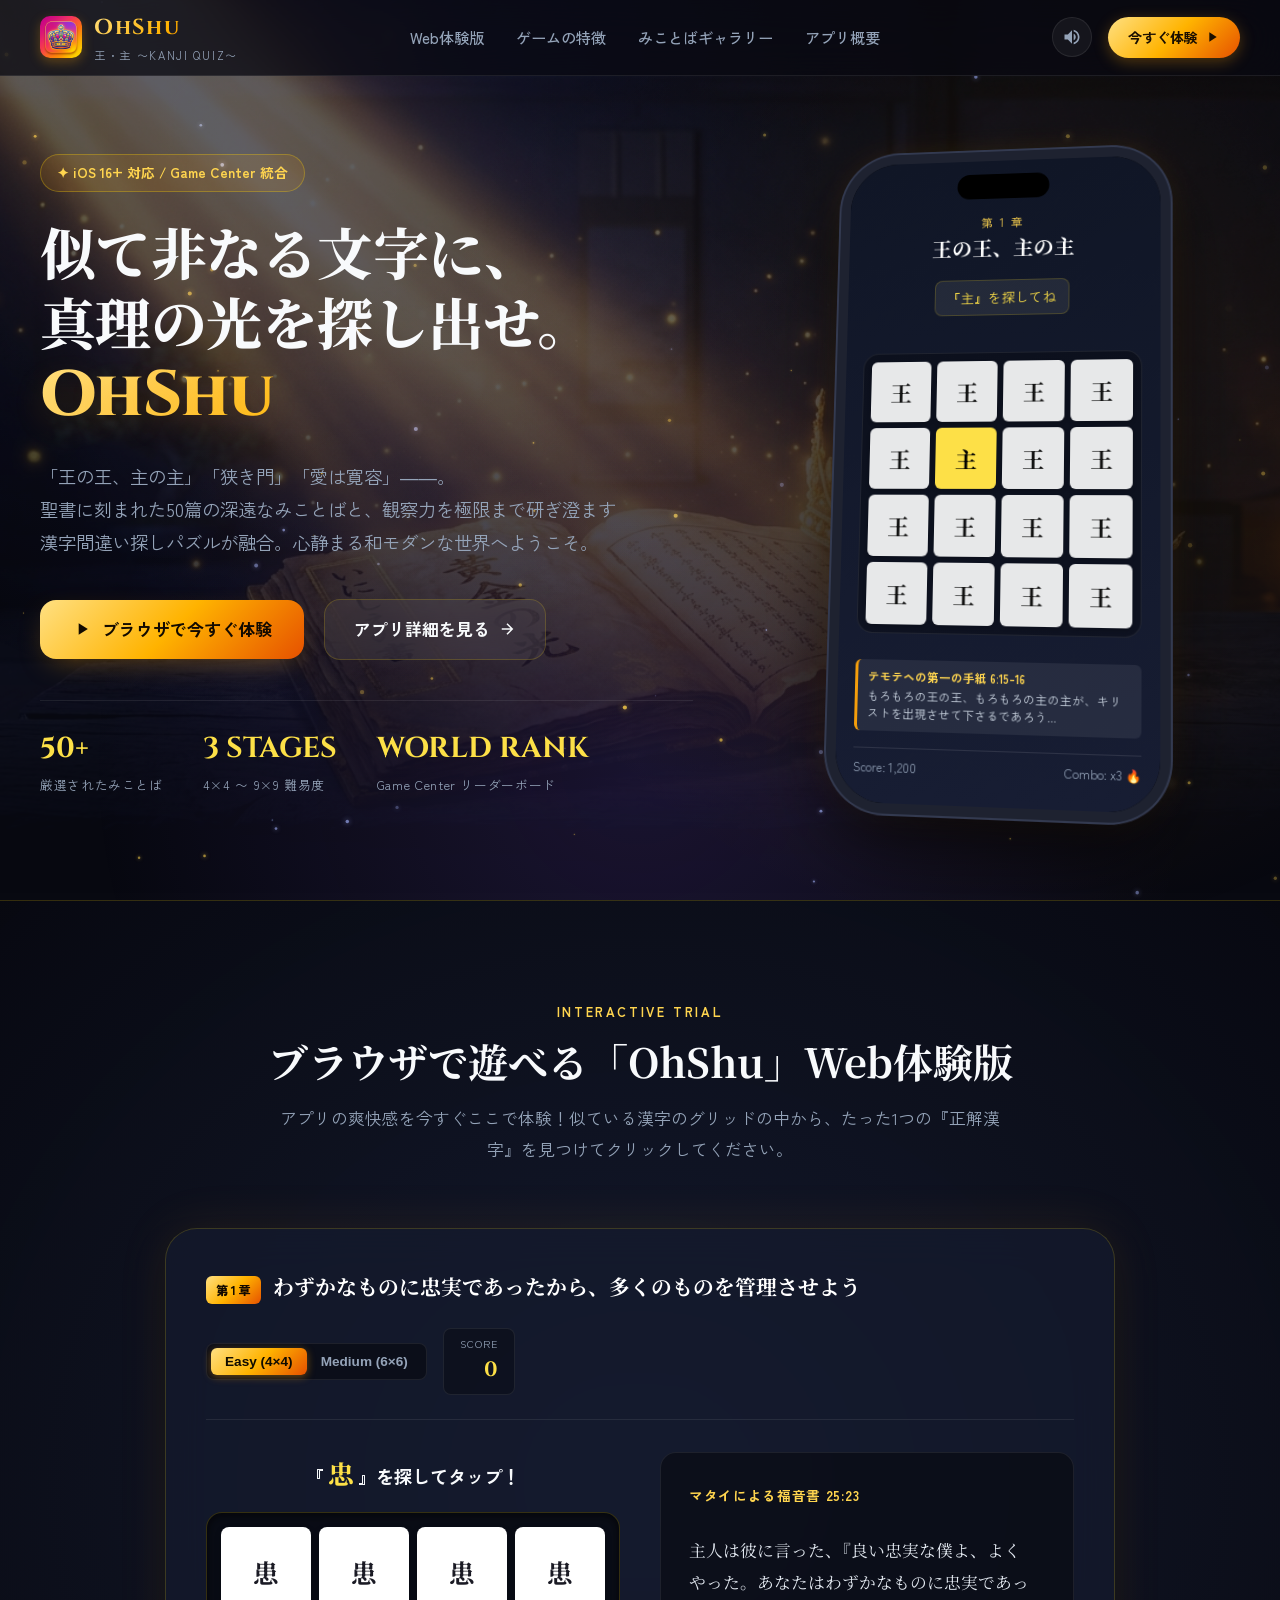
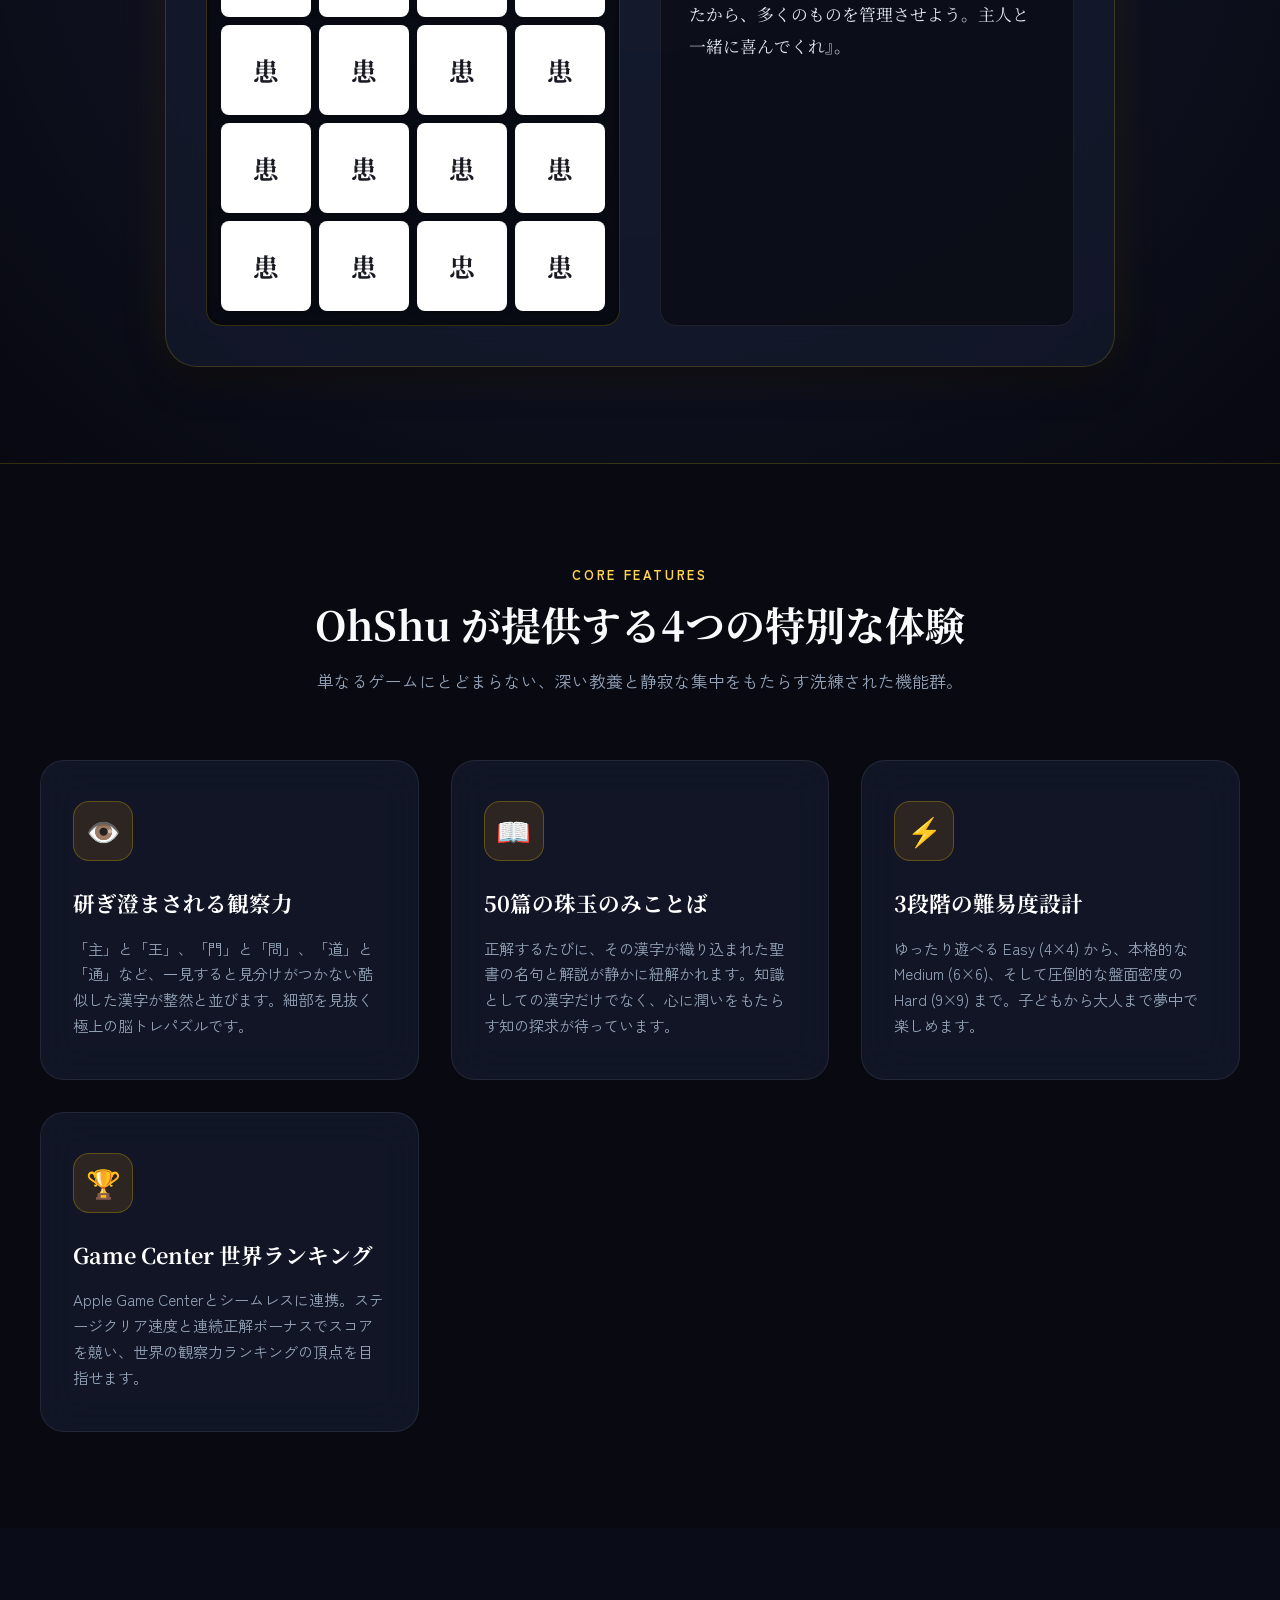
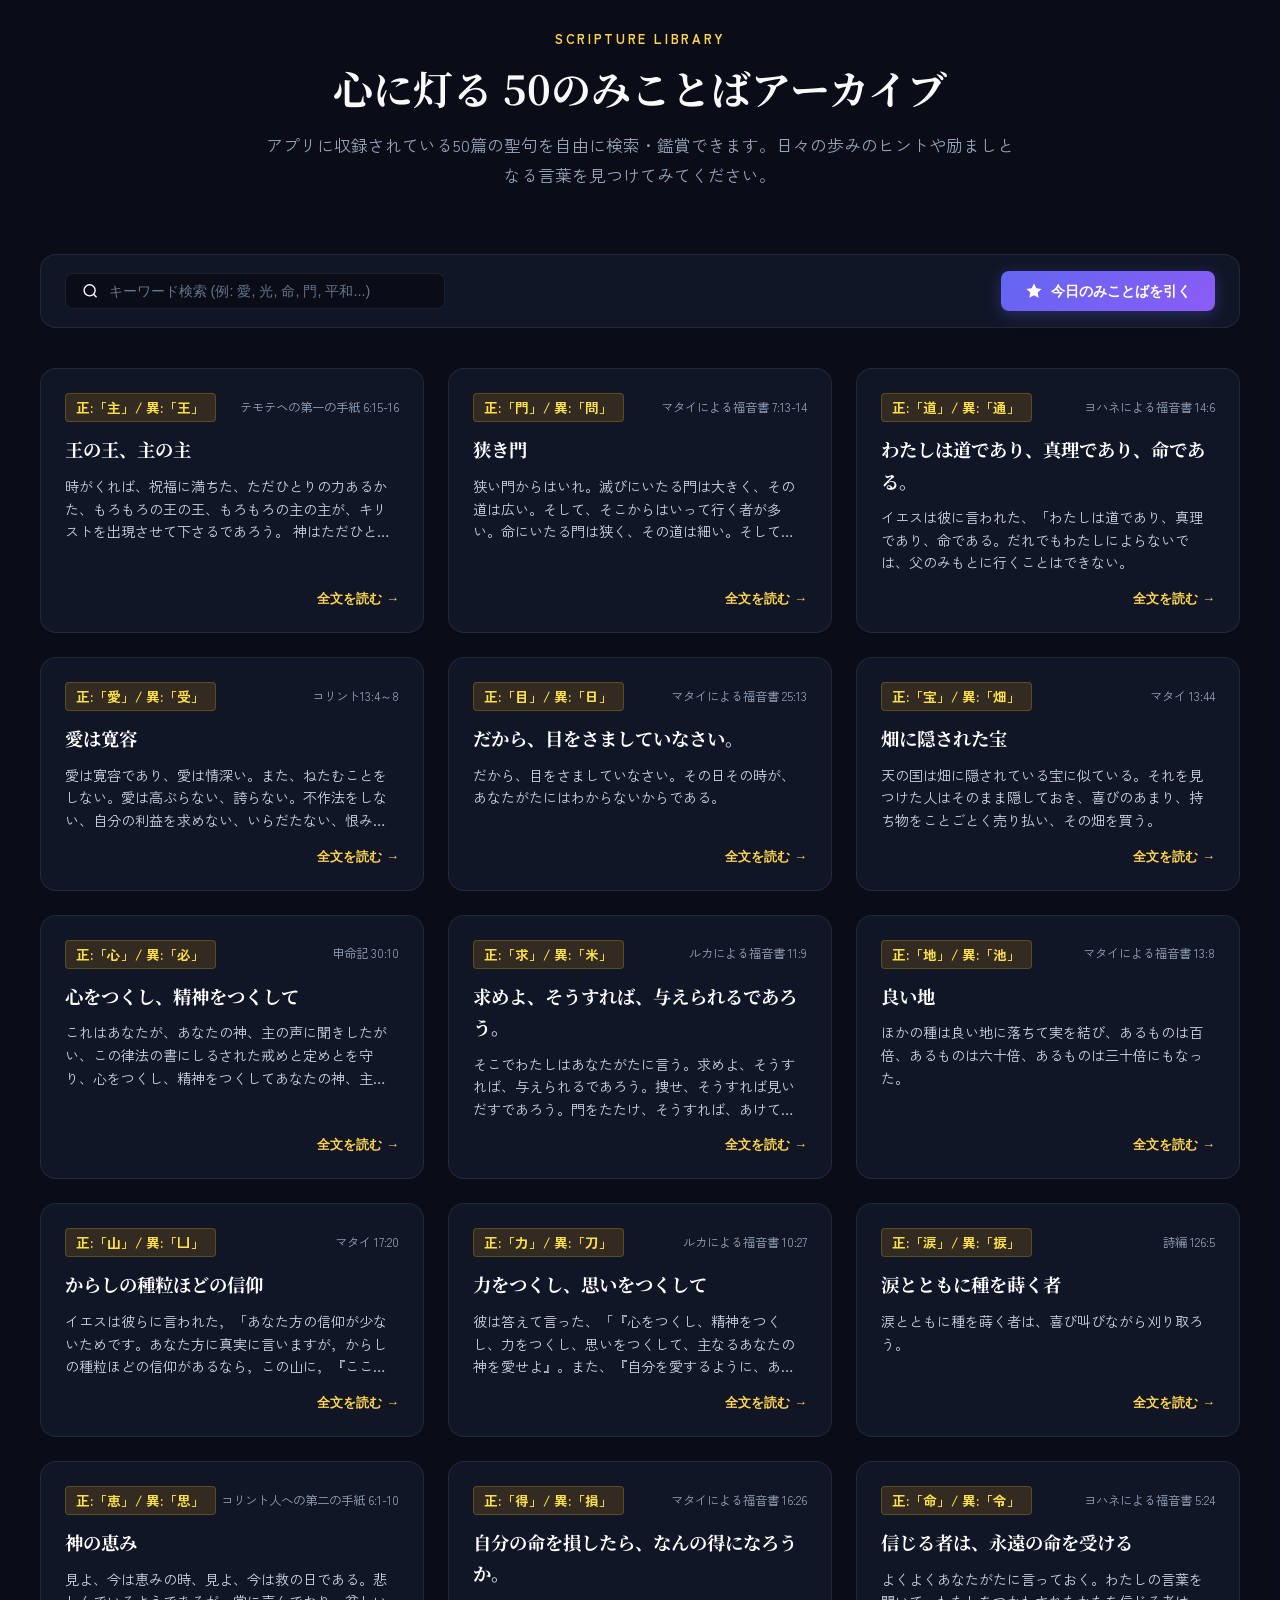
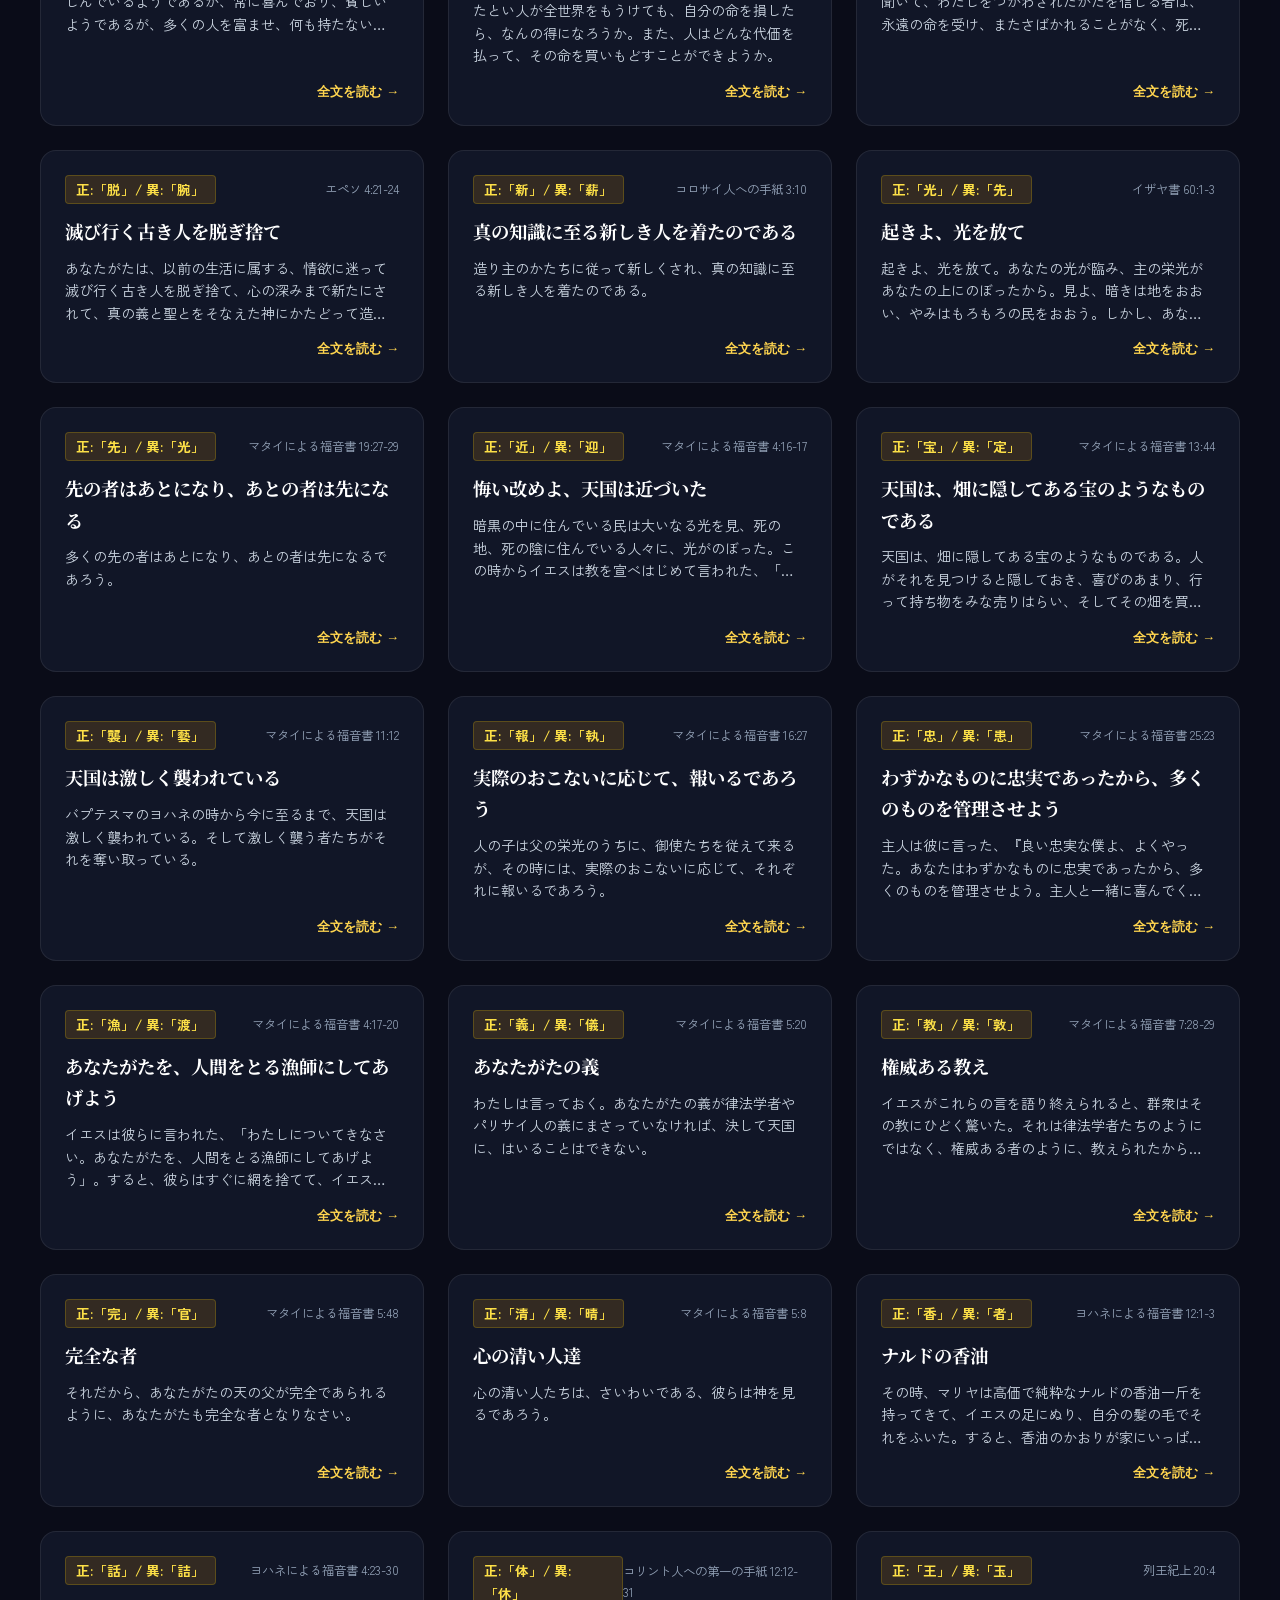
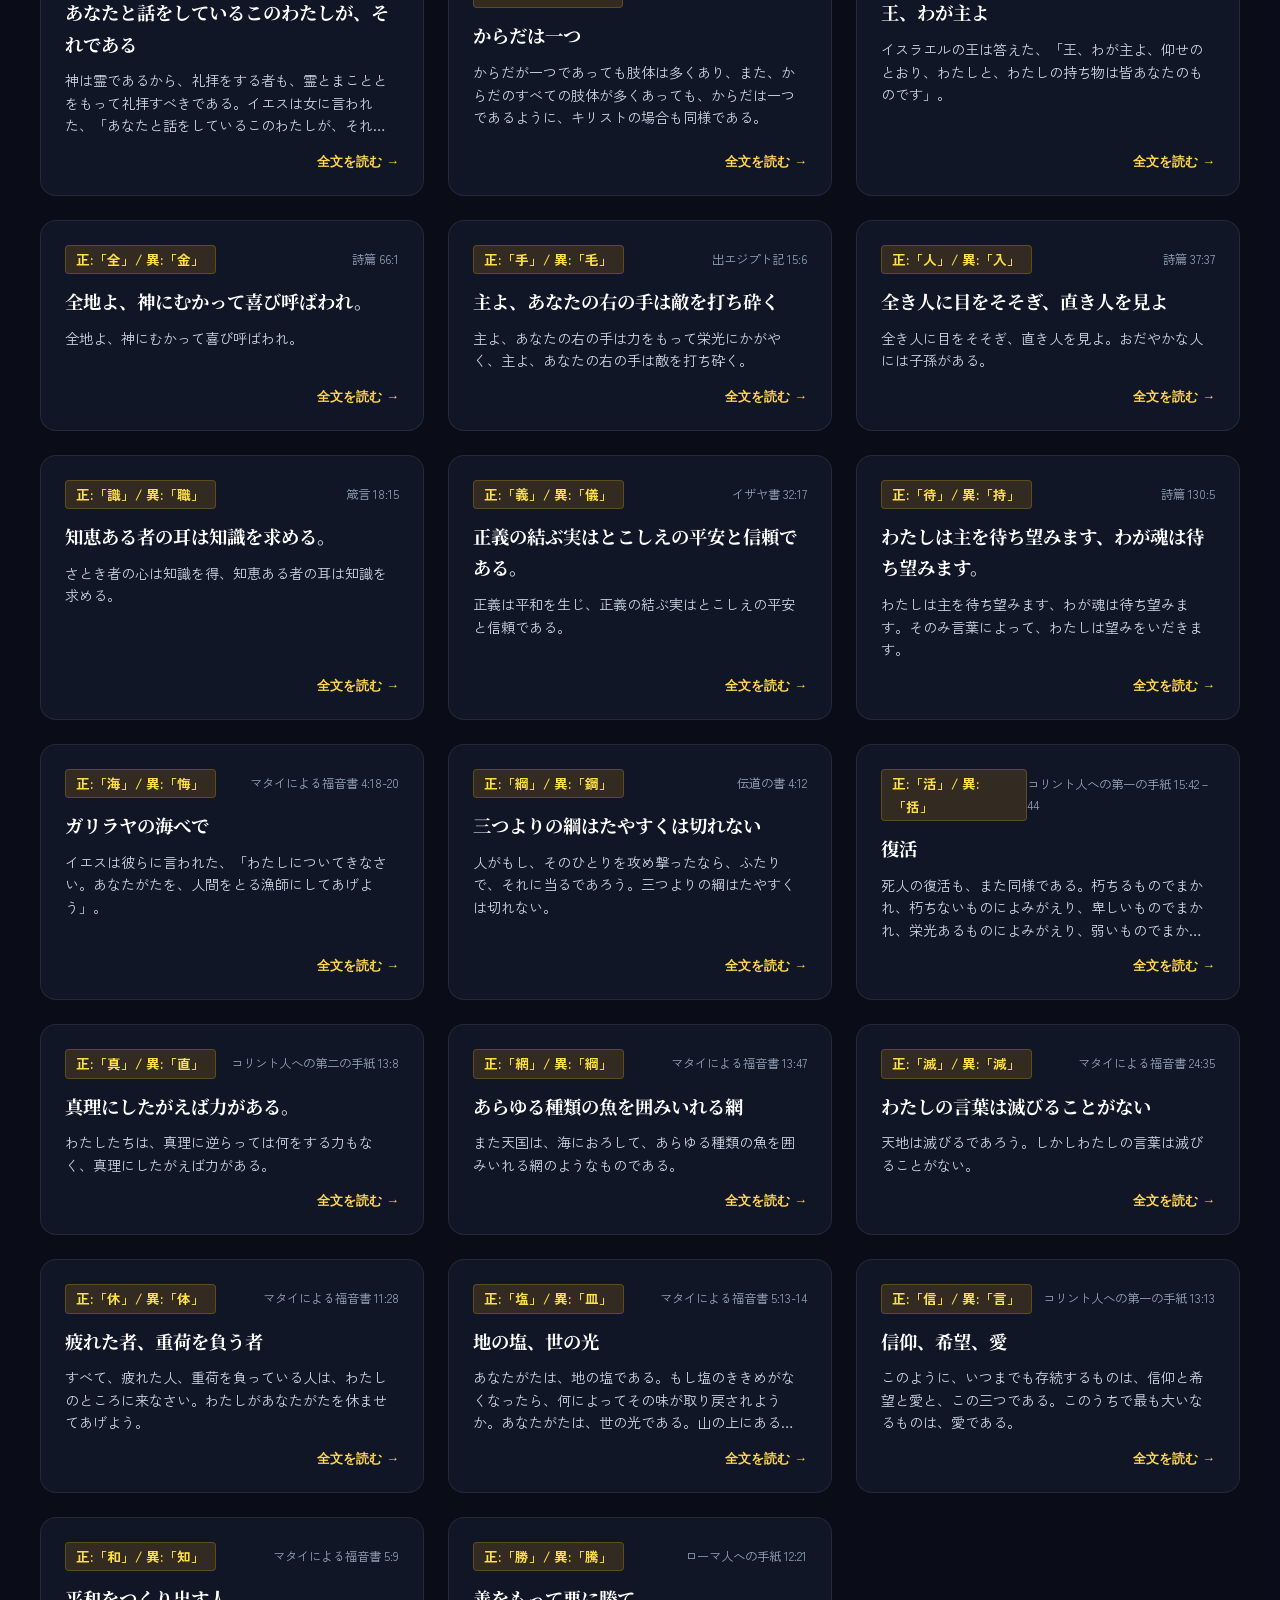
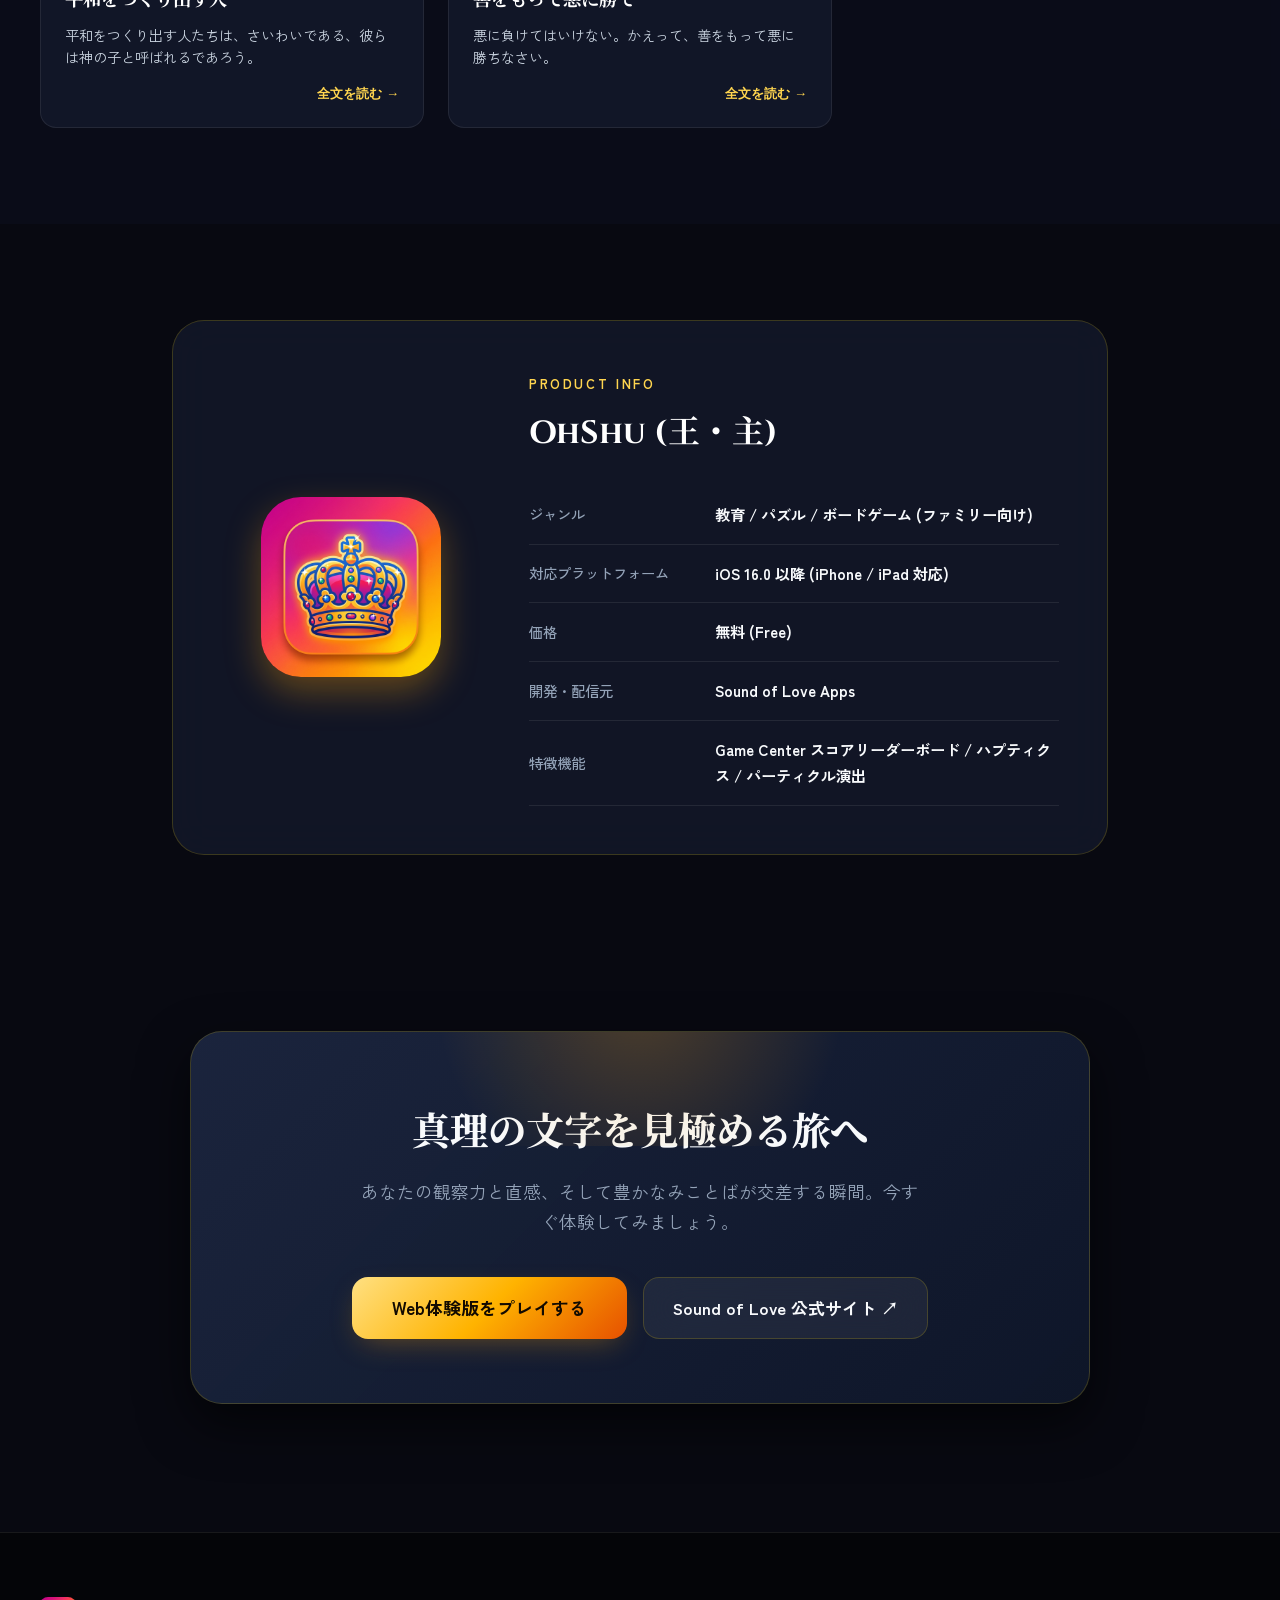
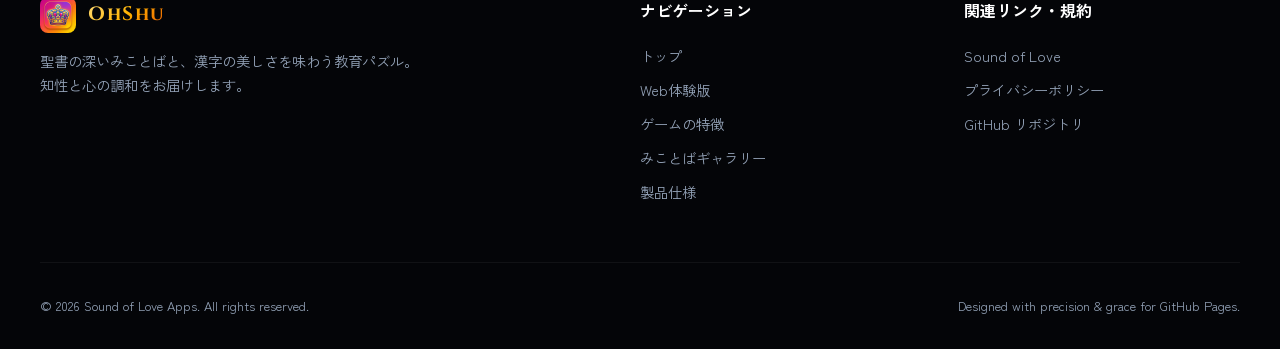
<file: index.html>
<!DOCTYPE html>
<html lang="ja">
<head>
  <meta charset="UTF-8">
  <meta name="viewport" content="width=device-width, initial-scale=1.0">
  <title>OhShu (王・主) | 聖書のみことばと巡る 漢字間違い探し脳トレ</title>
  
  <!-- SEO & Meta -->
  <meta name="description" content="似て非なる漢字の中に隠された真理を探し出せ！『王の王、主の主』をはじめ、聖書の名句と出会う新感覚の和風モダン漢字間違い探し知育・脳トレゲーム『OhShu』。ブラウザですぐ遊べるWeb体験版も公開中！">
  <meta name="keywords" content="OhShu, 王主, 漢字クイズ, 脳トレ, 間違い探し, 聖書, みことば, iOSアプリ, GameCenter, Sound of Love">
  <meta name="author" content="Sound of Love Apps">
  
  <!-- OGP / Social Media -->
  <meta property="og:type" content="website">
  <meta property="og:title" content="OhShu (王・主) | 聖書のみことばと巡る 漢字間違い探し脳トレ">
  <meta property="og:description" content="王の王、主の主。似て非なる文字の中に真理の光を探し出せ。心洗われるみことばと出会う新感覚の漢字パズルアプリ。">
  <meta property="og:image" content="./assets/icon.png">
  <meta name="twitter:card" content="summary_large_image">
  <meta name="twitter:title" content="OhShu (王・主) 公式サイト">
  <meta name="twitter:description" content="心洗われる50篇の聖書のみことばと、集中力を研ぎ澄ます漢字間違い探しパズル。">
  <meta name="twitter:image" content="./assets/icon.png">
  
  <!-- Favicon -->
  <link rel="icon" type="image/svg+xml" href="./assets/favicon.svg">
  <link rel="apple-touch-icon" href="./assets/icon.png">

  <!-- Google Fonts -->
  <link rel="preconnect" href="https://fonts.googleapis.com">
  <link rel="preconnect" href="https://fonts.gstatic.com" crossorigin>
  <link href="https://fonts.googleapis.com/css2?family=Cinzel:wght@600;700;800;900&family=Noto+Serif+JP:wght@400;600;700;900&family=Zen+Kaku+Gothic+New:wght@400;500;700&display=swap" rel="stylesheet">

  <!-- Main Stylesheet -->
  <link rel="stylesheet" href="./style.css">
</head>
<body>

  <!-- 背景スターダストCanvas -->
  <canvas id="bg-canvas"></canvas>

  <!-- ========================================================================
       Header & Navigation
       ======================================================================== -->
  <header>
    <nav class="navbar" id="main-navbar">
      <a href="#" class="nav-brand" id="nav-brand-logo">
        <img src="./assets/icon.png" alt="OhShu App Icon" class="brand-icon">
        <div class="brand-text">
          <span class="brand-title">OhShu</span>
          <span class="brand-subtitle">王・主 〜KANJI QUIZ〜</span>
        </div>
      </a>

      <ul class="nav-links" id="nav-menu-links">
        <li><a href="#demo" class="nav-link" id="nav-link-demo">Web体験版</a></li>
        <li><a href="#features" class="nav-link" id="nav-link-features">ゲームの特徴</a></li>
        <li><a href="#archive" class="nav-link" id="nav-link-archive">みことばギャラリー</a></li>
        <li><a href="#specs" class="nav-link" id="nav-link-specs">アプリ概要</a></li>
      </ul>

      <div class="nav-actions">
        <button class="sound-toggle" id="sound-toggle-btn" title="効果音 ON/OFF" aria-label="Toggle Sound">
          <svg width="20" height="20" viewBox="0 0 24 24" fill="currentColor">
            <path d="M3 9v6h4l5 5V4L7 9H3zm13.5 3c0-1.77-1.02-3.29-2.5-4.03v8.05c1.48-.73 2.5-2.25 2.5-4.02zM14 3.23v2.06c2.89.86 5 3.54 5 6.71s-2.11 5.85-5 6.71v2.06c4.01-.91 7-4.49 7-8.77s-2.99-7.86-7-8.77z"/>
          </svg>
        </button>
        <a href="#demo" class="nav-btn" id="nav-btn-play">
          <span>今すぐ体験</span>
          <svg width="16" height="16" viewBox="0 0 24 24" fill="currentColor">
            <path d="M8 5v14l11-7z"/>
          </svg>
        </a>
        <button class="mobile-menu-btn" id="mobile-menu-btn" aria-label="Open Menu">☰</button>
      </div>
    </nav>
  </header>

  <!-- ========================================================================
       Hero Section
       ======================================================================== -->
  <main>
    <section class="hero" id="hero">
      <img src="./assets/hero-bg.jpg" alt="OhShu Key Visual - Light beam on ancient scripture" class="hero-bg-media">

      <div class="hero-container">
        <div class="hero-content">
          <div class="hero-badge">
            <span>✦ iOS 16+ 対応 / Game Center 統合</span>
          </div>

          <h1 class="hero-title">
            似て非なる文字に、<br>
            真理の光を探し出せ。
            <span class="hero-title-highlight">OhShu</span>
          </h1>

          <p class="hero-desc">
            「王の王、主の主」「狭き門」「愛は寛容」――。<br>
            聖書に刻まれた50篇の深遠なみことばと、観察力を極限まで研ぎ澄ます漢字間違い探しパズルが融合。心静まる和モダンな世界へようこそ。
          </p>

          <div class="hero-cta-group">
            <a href="#demo" class="btn-primary" id="hero-btn-demo">
              <svg width="20" height="20" viewBox="0 0 24 24" fill="currentColor">
                <path d="M8 5v14l11-7z"/>
              </svg>
              <span>ブラウザで今すぐ体験</span>
            </a>
            <a href="#specs" class="btn-secondary" id="hero-btn-details">
              <span>アプリ詳細を見る</span>
              <svg width="18" height="18" viewBox="0 0 24 24" fill="none" stroke="currentColor" stroke-width="2">
                <path d="M5 12h14M12 5l7 7-7 7"/>
              </svg>
            </a>
          </div>

          <div class="hero-stats">
            <div class="stat-item">
              <span class="stat-num">50+</span>
              <span class="stat-label">厳選されたみことば</span>
            </div>
            <div class="stat-item">
              <span class="stat-num">3 STAGES</span>
              <span class="stat-label">4×4 〜 9×9 難易度</span>
            </div>
            <div class="stat-item">
              <span class="stat-num">WORLD RANK</span>
              <span class="stat-label">Game Center リーダーボード</span>
            </div>
          </div>
        </div>

        <!-- 3D iPhone モックアップ -->
        <div class="hero-visual">
          <div class="phone-mockup" id="hero-phone-mockup">
            <div class="phone-island"></div>
            <div class="phone-screen">
              <div class="screen-header">
                <p class="screen-subtitle">第 1 章</p>
                <h2 class="screen-title" style="font-size:1.3rem;">王の王、主の主</h2>
                <div class="screen-kanji-target">
                  『主』を探してね
                </div>
              </div>

              <!-- 4x4 グリッドプレビュー -->
              <div class="screen-grid">
                <div class="screen-cell">王</div>
                <div class="screen-cell">王</div>
                <div class="screen-cell">王</div>
                <div class="screen-cell">王</div>
                <div class="screen-cell">王</div>
                <div class="screen-cell highlight-target">主</div>
                <div class="screen-cell">王</div>
                <div class="screen-cell">王</div>
                <div class="screen-cell">王</div>
                <div class="screen-cell">王</div>
                <div class="screen-cell">王</div>
                <div class="screen-cell">王</div>
                <div class="screen-cell">王</div>
                <div class="screen-cell">王</div>
                <div class="screen-cell">王</div>
                <div class="screen-cell">王</div>
              </div>

              <div class="screen-scripture">
                <strong>テモテヘの第一の手紙 6:15-16</strong>
                もろもろの王の王、もろもろの主の主が、キリストを出現させて下さるであろう...
              </div>

              <div class="screen-footer-stats">
                <span>Score: 1,200</span>
                <span>Combo: x3 🔥</span>
              </div>
            </div>
          </div>
        </div>
      </div>
    </section>

    <!-- ========================================================================
         Interactive Demo Section (Web体験版)
         ======================================================================== -->
    <section class="demo-section" id="demo">
      <div class="section-header">
        <span class="section-tag">Interactive Trial</span>
        <h2 class="section-title">ブラウザで遊べる「OhShu」Web体験版</h2>
        <p class="section-desc">
          アプリの爽快感を今すぐここで体験！似ている漢字のグリッドの中から、たった1つの『正解漢字』を見つけてクリックしてください。
        </p>
      </div>

      <div class="demo-wrapper">
        <div class="demo-top-bar">
          <div class="demo-stage-info">
            <span class="demo-stage-badge" id="demo-stage-badge">第 1 章</span>
            <span class="demo-title-text" id="demo-title-text">王の王、主の主</span>
          </div>

          <div class="demo-controls">
            <div class="demo-difficulty-selector">
              <button class="diff-btn active" data-diff="easy" id="diff-easy-btn">Easy (4×4)</button>
              <button class="diff-btn" data-diff="medium" id="diff-med-btn">Medium (6×6)</button>
            </div>

            <div class="demo-score-board">
              <div class="score-box">
                <span class="score-label">SCORE</span>
                <span class="score-value" id="demo-score-value">0</span>
              </div>
            </div>
          </div>
        </div>

        <div class="demo-game-area">
          <!-- グリッド側 -->
          <div class="grid-container">
            <div class="demo-hint-box">
              <span class="demo-hint-text">
                『<span class="demo-target-char" id="demo-target-char">主</span>』を探してタップ！
              </span>
            </div>

            <div class="demo-kanji-grid" id="demo-kanji-grid">
              <!-- JSで動的生成 -->
            </div>
          </div>

          <!-- みことばカード側 -->
          <div class="scripture-display">
            <div>
              <div class="scripture-header">
                <span class="scripture-citation" id="demo-scripture-citation">テモテヘの第一の手紙 6:15-16</span>
              </div>
              <div class="scripture-body" id="demo-scripture-body">
                時がくれば、祝福に満ちた、ただひとりの力あるかた、もろもろの王の王、もろもろの主の主が、キリストを出現させて下さるであろう。神はただひとり不死を保ち、近づきがたい光の中に住み、人間の中でだれも見た者がなく、見ることもできないかたである。ほまれと永遠の支配とが、神にあるように、アァメン。
              </div>
            </div>

            <div class="demo-feedback" id="demo-feedback" style="display: none;">
              <div class="feedback-msg">正解！+100 pts</div>
              <button class="btn-next-stage" id="btn-next-stage">次の章へ ❯</button>
            </div>
          </div>
        </div>
      </div>
    </section>

    <!-- ========================================================================
         Features Section (ゲームの特徴)
         ======================================================================== -->
    <section class="features-section" id="features">
      <div class="section-header">
        <span class="section-tag">Core Features</span>
        <h2 class="section-title">OhShu が提供する4つの特別な体験</h2>
        <p class="section-desc">
          単なるゲームにとどまらない、深い教養と静寂な集中をもたらす洗練された機能群。
        </p>
      </div>

      <div class="features-grid">
        <div class="feature-card">
          <div class="feature-icon-wrapper">
            <span>👁️</span>
          </div>
          <h3 class="feature-title">研ぎ澄まされる観察力</h3>
          <p class="feature-text">
            「主」と「王」、「門」と「問」、「道」と「通」など、一見すると見分けがつかない酷似した漢字が整然と並びます。細部を見抜く極上の脳トレパズルです。
          </p>
        </div>

        <div class="feature-card">
          <div class="feature-icon-wrapper">
            <span>📖</span>
          </div>
          <h3 class="feature-title">50篇の珠玉のみことば</h3>
          <p class="feature-text">
            正解するたびに、その漢字が織り込まれた聖書の名句と解説が静かに紐解かれます。知識としての漢字だけでなく、心に潤いをもたらす知の探求が待っています。
          </p>
        </div>

        <div class="feature-card">
          <div class="feature-icon-wrapper">
            <span>⚡</span>
          </div>
          <h3 class="feature-title">3段階の難易度設計</h3>
          <p class="feature-text">
            ゆったり遊べる Easy (4×4) から、本格的な Medium (6×6)、そして圧倒的な盤面密度の Hard (9×9) まで。子どもから大人まで夢中で楽しめます。
          </p>
        </div>

        <div class="feature-card">
          <div class="feature-icon-wrapper">
            <span>🏆</span>
          </div>
          <h3 class="feature-title">Game Center 世界ランキング</h3>
          <p class="feature-text">
            Apple Game Centerとシームレスに連携。ステージクリア速度と連続正解ボーナスでスコアを競い、世界の観察力ランキングの頂点を目指せます。
          </p>
        </div>
      </div>
    </section>

    <!-- ========================================================================
         Scriptures Archive / Gallery (みことばギャラリー)
         ======================================================================== -->
    <section class="archive-section" id="archive">
      <div class="archive-container">
        <div class="section-header">
          <span class="section-tag">Scripture Library</span>
          <h2 class="section-title">心に灯る 50のみことばアーカイブ</h2>
          <p class="section-desc">
            アプリに収録されている50篇の聖句を自由に検索・鑑賞できます。日々の歩みのヒントや励ましとなる言葉を見つけてみてください。
          </p>
        </div>

        <div class="archive-toolbar">
          <div class="search-box">
            <svg width="18" height="18" viewBox="0 0 24 24" fill="none" stroke="currentColor" stroke-width="2">
              <circle cx="11" cy="11" r="8"></circle>
              <line x1="21" y1="21" x2="16.65" y2="16.65"></line>
            </svg>
            <input type="text" id="scripture-search-input" placeholder="キーワード検索 (例: 愛, 光, 命, 門, 平和...)">
          </div>

          <button class="btn-omikuji" id="btn-omikuji">
            <svg width="18" height="18" viewBox="0 0 24 24" fill="currentColor">
              <path d="M12 2l3.09 6.26L22 9.27l-5 4.87 1.18 6.88L12 17.77l-6.18 3.25L7 14.14 2 9.27l6.91-1.01L12 2z"/>
            </svg>
            <span>今日のみことばを引く</span>
          </button>
        </div>

        <div class="scriptures-grid" id="scriptures-grid">
          <!-- JSでレンダリング -->
        </div>
      </div>
    </section>

    <!-- ========================================================================
         App Specifications & Info
         ======================================================================== -->
    <section class="specs-section" id="specs">
      <div class="specs-card">
        <div class="specs-icon-area">
          <img src="./assets/icon.png" alt="OhShu App Icon Large" class="specs-app-icon">
        </div>
        <div class="specs-details">
          <span class="section-tag">Product Info</span>
          <h2 style="font-family: var(--font-royal); font-size: 2rem; margin-bottom: 1.5rem; color: #fff;">OhShu (王・主)</h2>
          <table class="specs-table">
            <tbody>
              <tr>
                <th>ジャンル</th>
                <td>教育 / パズル / ボードゲーム (ファミリー向け)</td>
              </tr>
              <tr>
                <th>対応プラットフォーム</th>
                <td>iOS 16.0 以降 (iPhone / iPad 対応)</td>
              </tr>
              <tr>
                <th>価格</th>
                <td>無料 (Free)</td>
              </tr>
              <tr>
                <th>開発・配信元</th>
                <td>Sound of Love Apps</td>
              </tr>
              <tr>
                <th>特徴機能</th>
                <td>Game Center スコアリーダーボード / ハプティクス / パーティクル演出</td>
              </tr>
            </tbody>
          </table>
        </div>
      </div>
    </section>

    <!-- ========================================================================
         Call To Action Banner
         ======================================================================== -->
    <section class="cta-section">
      <div class="cta-banner">
        <h2 class="cta-title">真理の文字を見極める旅へ</h2>
        <p class="cta-subtitle">
          あなたの観察力と直感、そして豊かなみことばが交差する瞬間。今すぐ体験してみましょう。
        </p>
        <div style="display: flex; justify-content: center; gap: 1rem; flex-wrap: wrap;">
          <a href="#demo" class="btn-primary" style="padding: 1rem 2.5rem; font-size: 1.1rem;">
            Web体験版をプレイする
          </a>
          <a href="http://sound-of-love.com" target="_blank" rel="noopener" class="btn-secondary">
            Sound of Love 公式サイト ↗
          </a>
        </div>
      </div>
    </section>
  </main>

  <!-- ========================================================================
       Footer
       ======================================================================== -->
  <footer class="footer">
    <div class="footer-container">
      <div>
        <div class="nav-brand" style="margin-bottom: 1rem;">
          <img src="./assets/icon.png" alt="OhShu Icon" style="width: 36px; height: 36px; border-radius: 8px;">
          <span class="brand-title" style="font-size: 1.2rem;">OhShu</span>
        </div>
        <p class="footer-brand-desc">
          聖書の深いみことばと、漢字の美しさを味わう教育パズル。知性と心の調和をお届けします。
        </p>
      </div>

      <div class="footer-links">
        <h4>ナビゲーション</h4>
        <ul>
          <li><a href="#hero">トップ</a></li>
          <li><a href="#demo">Web体験版</a></li>
          <li><a href="#features">ゲームの特徴</a></li>
          <li><a href="#archive">みことばギャラリー</a></li>
          <li><a href="#specs">製品仕様</a></li>
        </ul>
      </div>

      <div class="footer-links">
        <h4>関連リンク・規約</h4>
        <ul>
          <li><a href="http://sound-of-love.com" target="_blank" rel="noopener">Sound of Love</a></li>
          <li><a href="./privacy.html" id="privacy-link">プライバシーポリシー</a></li>
          <li><a href="https://github.com" target="_blank" rel="noopener">GitHub リポジトリ</a></li>
        </ul>
      </div>
    </div>

    <div class="footer-bottom">
      <span>© 2026 Sound of Love Apps. All rights reserved.</span>
      <span>Designed with precision & grace for GitHub Pages.</span>
    </div>
  </footer>

  <!-- ========================================================================
       Modal (みことば詳細 & おみくじ)
       ======================================================================== -->
  <div class="modal-overlay" id="scripture-modal">
    <div class="modal-window">
      <button class="modal-close-btn" id="modal-close-btn">&times;</button>
      <div style="margin-bottom: 1rem;">
        <span class="kanji-pair" id="modal-kanji-pair" style="font-size: 0.9rem;"></span>
      </div>
      <span class="scripture-citation" id="modal-citation" style="display: block; margin-bottom: 0.5rem;"></span>
      <h3 id="modal-title" style="font-family: var(--font-serif); font-size: 1.5rem; margin-bottom: 1.25rem; color: #fff;"></h3>
      <div id="modal-body" style="font-family: var(--font-serif); font-size: 1.05rem; line-height: 1.9; color: #cbd5e1; white-space: pre-line;"></div>
    </div>
  </div>

  <!-- ========================================================================
       Modal (プライバシーポリシー)
       ======================================================================== -->
  <div class="modal-overlay" id="privacy-modal">
    <div class="modal-window">
      <button class="modal-close-btn" id="privacy-close-btn">&times;</button>
      <h3 style="font-family: var(--font-serif); font-size: 1.4rem; margin-bottom: 1rem; color: #fff;">プライバシーポリシー</h3>
      <div style="font-size: 0.9rem; line-height: 1.8; color: #cbd5e1;">
        <p><strong>1. 個人情報の収集について</strong><br>
        本アプリ「OhShu」は、ユーザーの個人を特定できる情報（氏名、住所、電話番号、メールアドレス等）を一切収集・保存しません。</p>
        <br>
        <p><strong>2. Game Center 連携について</strong><br>
        ハイスコアランキングの登録・閲覧のために Apple 社の Game Center 機能を利用します。これらは Apple のプライバシーポリシーに従って安全に管理されます。</p>
        <br>
        <p><strong>3. お問い合わせ</strong><br>
        本ポリシーに関するお問い合わせは、Sound of Love 公式ウェブサイトよりお願いいたします。</p>
      </div>
    </div>
  </div>

  <!-- JavaScript -->
  <script src="./app.js"></script>
</body>
</html>
</file>
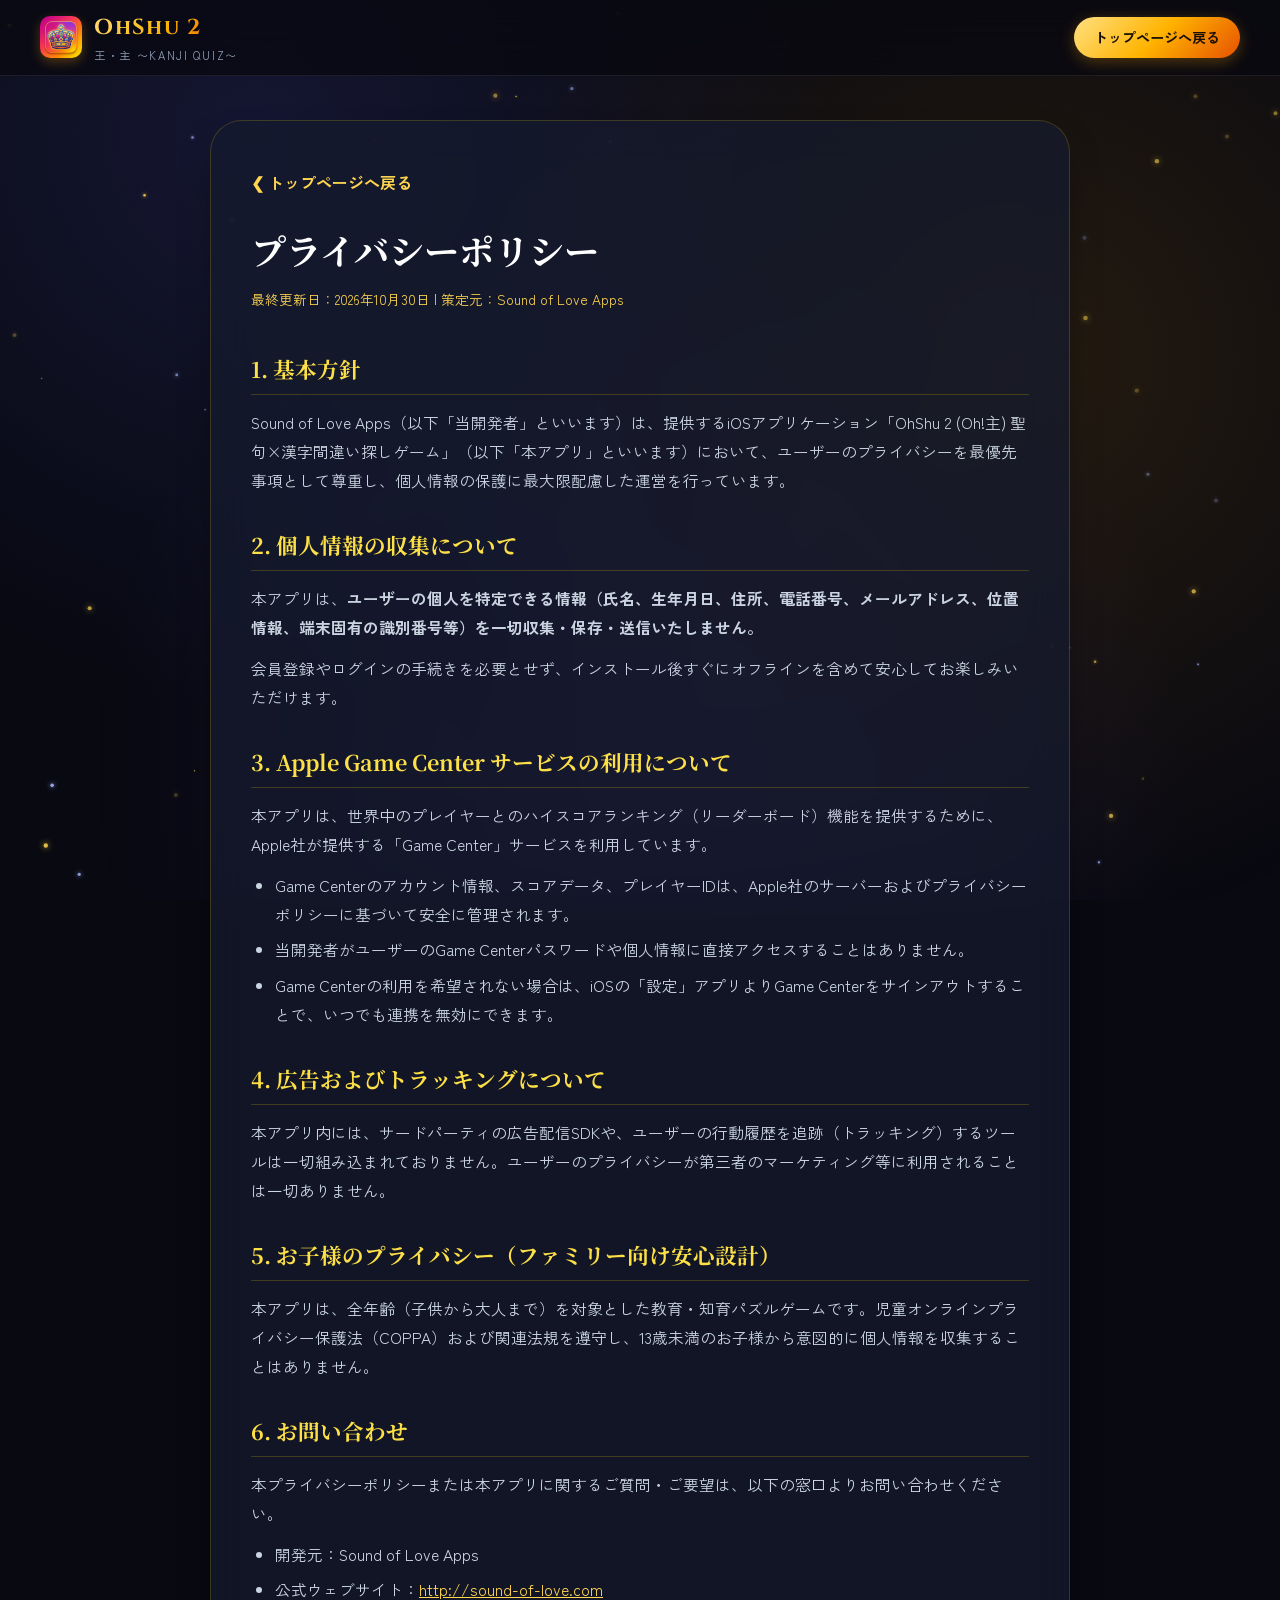
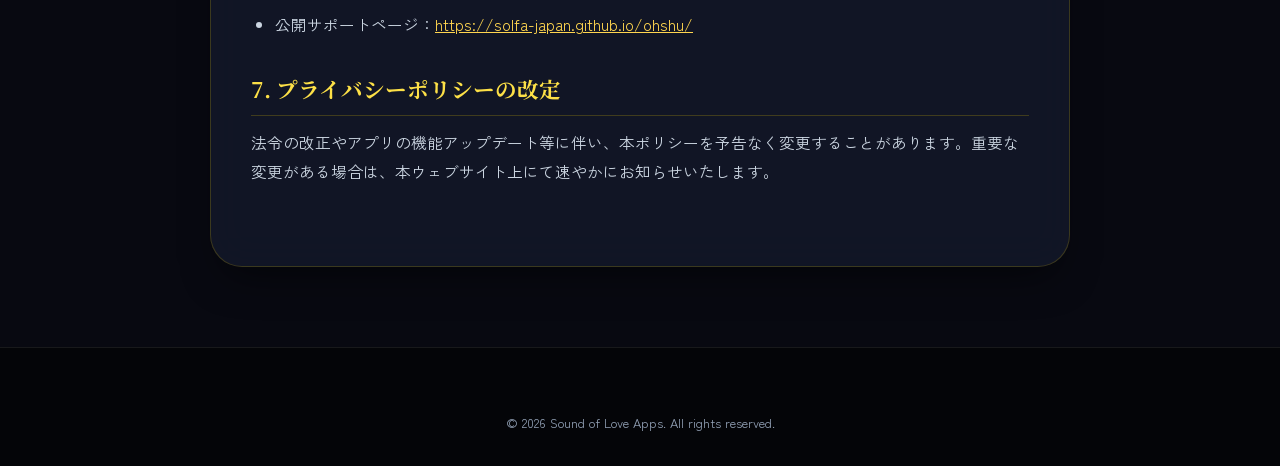
<file: privacy.html>
<!DOCTYPE html>
<html lang="ja">
<head>
  <meta charset="UTF-8">
  <meta name="viewport" content="width=device-width, initial-scale=1.0">
  <title>プライバシーポリシー | OhShu 2 (Oh!主) - Sound of Love Apps</title>
  
  <meta name="description" content="iOSアプリ「OhShu 2 (Oh!主) 聖句×漢字間違い探しゲーム」のプライバシーポリシーです。個人情報の非収集方針、Game Center連携、安全性について説明しています。">
  
  <!-- Favicon -->
  <link rel="icon" type="image/svg+xml" href="./assets/favicon.svg">
  <link rel="apple-touch-icon" href="./assets/icon.png">

  <!-- Google Fonts -->
  <link rel="preconnect" href="https://fonts.googleapis.com">
  <link rel="preconnect" href="https://fonts.gstatic.com" crossorigin>
  <link href="https://fonts.googleapis.com/css2?family=Cinzel:wght@600;700;800&family=Noto+Serif+JP:wght@400;600;700&family=Zen+Kaku+Gothic+New:wght@400;500;700&display=swap" rel="stylesheet">

  <link rel="stylesheet" href="./style.css">
  <style>
    .privacy-container {
      max-width: 860px;
      margin: 120px auto 80px;
      padding: 3rem 2.5rem;
      background: var(--bg-card);
      backdrop-filter: var(--backdrop-blur);
      border: 1px solid var(--border-glass);
      border-radius: var(--radius-xl);
      box-shadow: var(--shadow-card);
    }
    .privacy-title {
      font-family: var(--font-serif);
      font-size: 2.2rem;
      font-weight: 700;
      color: #fff;
      margin-bottom: 0.5rem;
    }
    .privacy-meta {
      font-size: 0.85rem;
      color: var(--gold-glow);
      margin-bottom: 2.5rem;
      display: block;
    }
    .privacy-section {
      margin-bottom: 2rem;
    }
    .privacy-section h2 {
      font-family: var(--font-serif);
      font-size: 1.35rem;
      color: #fde047;
      margin-bottom: 0.8rem;
      padding-bottom: 0.4rem;
      border-bottom: 1px solid rgba(255, 215, 0, 0.2);
    }
    .privacy-section p, .privacy-section ul {
      color: #cbd5e1;
      font-size: 0.98rem;
      line-height: 1.85;
      margin-bottom: 0.75rem;
    }
    .privacy-section ul {
      padding-left: 1.5rem;
    }
    .privacy-section li {
      margin-bottom: 0.4rem;
    }
    .btn-back-home {
      display: inline-flex;
      align-items: center;
      gap: 8px;
      color: var(--gold-glow);
      text-decoration: none;
      font-weight: 600;
      margin-bottom: 1.5rem;
      transition: transform 0.2s ease;
    }
    .btn-back-home:hover {
      transform: translateX(-4px);
    }
    @media (max-width: 768px) {
      .privacy-container {
        margin: 100px 1rem 40px;
        padding: 2rem 1.25rem;
      }
      .privacy-title {
        font-size: 1.8rem;
      }
    }
  </style>
</head>
<body>

  <!-- 背景スターダストCanvas -->
  <canvas id="bg-canvas"></canvas>

  <header>
    <nav class="navbar" id="main-navbar">
      <a href="./index.html" class="nav-brand">
        <img src="./assets/icon.png" alt="OhShu App Icon" class="brand-icon">
        <div class="brand-text">
          <span class="brand-title">OhShu 2</span>
          <span class="brand-subtitle">王・主 〜KANJI QUIZ〜</span>
        </div>
      </a>
      <a href="./index.html" class="nav-btn">トップページへ戻る</a>
    </nav>
  </header>

  <main>
    <div class="privacy-container">
      <a href="./index.html" class="btn-back-home">❮ トップページへ戻る</a>
      
      <h1 class="privacy-title">プライバシーポリシー</h1>
      <span class="privacy-meta">最終更新日：2026年10月30日 | 策定元：Sound of Love Apps</span>

      <div class="privacy-section">
        <h2>1. 基本方針</h2>
        <p>
          Sound of Love Apps（以下「当開発者」といいます）は、提供するiOSアプリケーション「OhShu 2 (Oh!主) 聖句×漢字間違い探しゲーム」（以下「本アプリ」といいます）において、ユーザーのプライバシーを最優先事項として尊重し、個人情報の保護に最大限配慮した運営を行っています。
        </p>
      </div>

      <div class="privacy-section">
        <h2>2. 個人情報の収集について</h2>
        <p>
          本アプリは、<strong>ユーザーの個人を特定できる情報（氏名、生年月日、住所、電話番号、メールアドレス、位置情報、端末固有の識別番号等）を一切収集・保存・送信いたしません。</strong>
        </p>
        <p>
          会員登録やログインの手続きを必要とせず、インストール後すぐにオフラインを含めて安心してお楽しみいただけます。
        </p>
      </div>

      <div class="privacy-section">
        <h2>3. Apple Game Center サービスの利用について</h2>
        <p>
          本アプリは、世界中のプレイヤーとのハイスコアランキング（リーダーボード）機能を提供するために、Apple社が提供する「Game Center」サービスを利用しています。
        </p>
        <ul>
          <li>Game Centerのアカウント情報、スコアデータ、プレイヤーIDは、Apple社のサーバーおよびプライバシーポリシーに基づいて安全に管理されます。</li>
          <li>当開発者がユーザーのGame Centerパスワードや個人情報に直接アクセスすることはありません。</li>
          <li>Game Centerの利用を希望されない場合は、iOSの「設定」アプリよりGame Centerをサインアウトすることで、いつでも連携を無効にできます。</li>
        </ul>
      </div>

      <div class="privacy-section">
        <h2>4. 広告およびトラッキングについて</h2>
        <p>
          本アプリ内には、サードパーティの広告配信SDKや、ユーザーの行動履歴を追跡（トラッキング）するツールは一切組み込まれておりません。ユーザーのプライバシーが第三者のマーケティング等に利用されることは一切ありません。
        </p>
      </div>

      <div class="privacy-section">
        <h2>5. お子様のプライバシー（ファミリー向け安心設計）</h2>
        <p>
          本アプリは、全年齢（子供から大人まで）を対象とした教育・知育パズルゲームです。児童オンラインプライバシー保護法（COPPA）および関連法規を遵守し、13歳未満のお子様から意図的に個人情報を収集することはありません。
        </p>
      </div>

      <div class="privacy-section">
        <h2>6. お問い合わせ</h2>
        <p>
          本プライバシーポリシーまたは本アプリに関するご質問・ご要望は、以下の窓口よりお問い合わせください。
        </p>
        <ul>
          <li>開発元：Sound of Love Apps</li>
          <li>公式ウェブサイト：<a href="http://sound-of-love.com" target="_blank" rel="noopener" style="color: var(--gold-glow);">http://sound-of-love.com</a></li>
          <li>公開サポートページ：<a href="https://solfa-japan.github.io/ohshu/" target="_blank" rel="noopener" style="color: var(--gold-glow);">https://solfa-japan.github.io/ohshu/</a></li>
        </ul>
      </div>

      <div class="privacy-section">
        <h2>7. プライバシーポリシーの改定</h2>
        <p>
          法令の改正やアプリの機能アップデート等に伴い、本ポリシーを予告なく変更することがあります。重要な変更がある場合は、本ウェブサイト上にて速やかにお知らせいたします。
        </p>
      </div>
    </div>
  </main>

  <footer class="footer">
    <div class="footer-bottom" style="border: none; padding-top: 0; justify-content: center;">
      <span>© 2026 Sound of Love Apps. All rights reserved.</span>
    </div>
  </footer>

  <script src="./app.js"></script>
</body>
</html>
</file>
<file: style.css>
/* ==========================================================================
   OhShu (王・主) 公式紹介ページ スタイルシート
   Design: Modern Japanese Royal / Glassmorphism / Dark & Gold Theme
   ========================================================================== */

:root {
  --bg-primary: #080911;
  --bg-secondary: #0f1220;
  --bg-card: rgba(22, 27, 46, 0.72);
  --bg-card-hover: rgba(30, 37, 62, 0.85);
  --border-glass: rgba(255, 215, 0, 0.18);
  --border-subtle: rgba(255, 255, 255, 0.08);

  --gold-glow: #ffd54f;
  --gold-primary: #f59e0b;
  --gold-gradient: linear-gradient(135deg, #ffe082 0%, #ffb300 50%, #e65100 100%);
  --royal-blue: #3b82f6;
  --royal-purple: #8b5cf6;
  --indigo-glow: rgba(99, 102, 241, 0.25);

  --text-main: #f8fafc;
  --text-muted: #94a3b8;
  --text-gold: #fde047;

  --font-serif: "Noto Serif JP", "Yu Mincho", "Hiragino Mincho ProN", serif;
  --font-sans: "Zen Kaku Gothic New", -apple-system, BlinkMacSystemFont, "Segoe UI", Roboto, sans-serif;
  --font-royal: "Cinzel", "Noto Serif JP", serif;

  --radius-sm: 8px;
  --radius-md: 16px;
  --radius-lg: 24px;
  --radius-xl: 32px;

  --shadow-gold: 0 10px 30px -10px rgba(245, 158, 11, 0.4);
  --shadow-card: 0 20px 40px -15px rgba(0, 0, 0, 0.6);
  --backdrop-blur: blur(20px);
}

* {
  margin: 0;
  padding: 0;
  box-sizing: border-box;
}

html {
  scroll-behavior: smooth;
  font-size: 16px;
}

body {
  font-family: var(--font-sans);
  background-color: var(--bg-primary);
  color: var(--text-main);
  line-height: 1.7;
  overflow-x: hidden;
  position: relative;
  min-height: 100vh;
}

/* 背景グラデーション＆スターダスト効果 */
body::before {
  content: "";
  position: fixed;
  top: 0;
  left: 0;
  width: 100%;
  height: 100%;
  background: 
    radial-gradient(circle at 20% 15%, rgba(99, 102, 241, 0.15) 0%, transparent 45%),
    radial-gradient(circle at 80% 40%, rgba(245, 158, 11, 0.12) 0%, transparent 50%),
    radial-gradient(circle at 50% 85%, rgba(139, 92, 246, 0.15) 0%, transparent 55%);
  pointer-events: none;
  z-index: -2;
}

/* アプリ用パーティクルCanvas */
#bg-canvas {
  position: fixed;
  top: 0;
  left: 0;
  width: 100%;
  height: 100%;
  pointer-events: none;
  z-index: -1;
}

/* ==========================================================================
   Navigation Bar
   ========================================================================== */
.navbar {
  position: fixed;
  top: 0;
  left: 0;
  right: 0;
  height: 76px;
  background: rgba(8, 9, 17, 0.75);
  backdrop-filter: var(--backdrop-blur);
  -webkit-backdrop-filter: var(--backdrop-blur);
  border-bottom: 1px solid var(--border-subtle);
  display: flex;
  align-items: center;
  justify-content: space-between;
  padding: 0 2.5rem;
  z-index: 1000;
  transition: all 0.3s ease;
}

.navbar.scrolled {
  background: rgba(8, 9, 17, 0.92);
  border-bottom: 1px solid var(--border-glass);
  box-shadow: 0 4px 20px rgba(0, 0, 0, 0.5);
}

.nav-brand {
  display: flex;
  align-items: center;
  gap: 12px;
  text-decoration: none;
  color: var(--text-main);
}

.brand-icon {
  width: 42px;
  height: 42px;
  border-radius: 10px;
  box-shadow: 0 4px 12px rgba(245, 158, 11, 0.3);
  transition: transform 0.3s ease;
}

.nav-brand:hover .brand-icon {
  transform: rotate(-6deg) scale(1.08);
}

.brand-text {
  display: flex;
  flex-direction: column;
}

.brand-title {
  font-family: var(--font-royal);
  font-size: 1.35rem;
  font-weight: 700;
  letter-spacing: 0.08em;
  background: var(--gold-gradient);
  -webkit-background-clip: text;
  -webkit-text-fill-color: transparent;
}

.brand-subtitle {
  font-size: 0.7rem;
  letter-spacing: 0.15em;
  color: var(--text-muted);
}

.nav-links {
  display: flex;
  align-items: center;
  gap: 2rem;
  list-style: none;
}

.nav-link {
  color: var(--text-muted);
  text-decoration: none;
  font-size: 0.95rem;
  font-weight: 500;
  transition: color 0.2s ease;
  position: relative;
  padding: 4px 0;
}

.nav-link:hover, .nav-link.active {
  color: var(--text-main);
}

.nav-link::after {
  content: "";
  position: absolute;
  bottom: 0;
  left: 0;
  width: 0%;
  height: 2px;
  background: var(--gold-gradient);
  transition: width 0.3s ease;
}

.nav-link:hover::after {
  width: 100%;
}

.nav-actions {
  display: flex;
  align-items: center;
  gap: 1rem;
}

.sound-toggle {
  background: rgba(255, 255, 255, 0.05);
  border: 1px solid var(--border-subtle);
  color: var(--text-muted);
  width: 40px;
  height: 40px;
  border-radius: 50%;
  cursor: pointer;
  display: flex;
  align-items: center;
  justify-content: center;
  transition: all 0.2s ease;
}

.sound-toggle:hover {
  color: var(--gold-glow);
  border-color: var(--gold-glow);
  background: rgba(255, 215, 0, 0.1);
}

.nav-btn {
  background: var(--gold-gradient);
  color: #1a0f00;
  font-weight: 700;
  font-size: 0.88rem;
  padding: 0.55rem 1.25rem;
  border-radius: 9999px;
  text-decoration: none;
  box-shadow: 0 4px 15px rgba(245, 158, 11, 0.3);
  transition: all 0.3s ease;
  display: inline-flex;
  align-items: center;
  gap: 6px;
}

.nav-btn:hover {
  transform: translateY(-2px);
  box-shadow: 0 6px 20px rgba(245, 158, 11, 0.5);
  filter: brightness(1.1);
}

/* モバイルメニュートグル */
.mobile-menu-btn {
  display: none;
  background: none;
  border: none;
  color: var(--text-main);
  font-size: 1.5rem;
  cursor: pointer;
}

/* ==========================================================================
   Hero Section
   ========================================================================== */
.hero {
  position: relative;
  min-height: 100vh;
  padding: 130px 2rem 5rem;
  display: flex;
  align-items: center;
  justify-content: center;
  overflow: hidden;
}

.hero-bg-media {
  position: absolute;
  top: 0;
  left: 0;
  width: 100%;
  height: 100%;
  z-index: -1;
  opacity: 0.32;
  filter: saturate(1.2);
  object-fit: cover;
  mask-image: linear-gradient(to bottom, rgba(0,0,0,1) 40%, rgba(0,0,0,0) 100%);
  -webkit-mask-image: linear-gradient(to bottom, rgba(0,0,0,1) 40%, rgba(0,0,0,0) 100%);
}

.hero-container {
  max-width: 1200px;
  width: 100%;
  margin: 0 auto;
  display: grid;
  grid-template-columns: 1.15fr 0.85fr;
  align-items: center;
  gap: 4rem;
}

.hero-badge {
  display: inline-flex;
  align-items: center;
  gap: 8px;
  background: rgba(245, 158, 11, 0.12);
  border: 1px solid rgba(255, 215, 0, 0.3);
  padding: 6px 16px;
  border-radius: 9999px;
  font-size: 0.85rem;
  font-weight: 600;
  color: var(--gold-glow);
  margin-bottom: 1.5rem;
  animation: pulse-glow 3s infinite;
}

@keyframes pulse-glow {
  0%, 100% { box-shadow: 0 0 0 0 rgba(245, 158, 11, 0.3); }
  50% { box-shadow: 0 0 16px 4px rgba(245, 158, 11, 0.2); }
}

.hero-title {
  font-family: var(--font-serif);
  font-size: 3.5rem;
  font-weight: 800;
  line-height: 1.25;
  letter-spacing: -0.01em;
  margin-bottom: 1.5rem;
}

.hero-title-highlight {
  display: block;
  font-family: var(--font-royal);
  font-size: 4rem;
  background: var(--gold-gradient);
  -webkit-background-clip: text;
  -webkit-text-fill-color: transparent;
  text-shadow: 0 10px 30px rgba(245, 158, 11, 0.2);
}

.hero-desc {
  font-size: 1.15rem;
  color: var(--text-muted);
  line-height: 1.8;
  margin-bottom: 2.5rem;
  max-width: 580px;
}

.hero-cta-group {
  display: flex;
  align-items: center;
  flex-wrap: wrap;
  gap: 1.25rem;
  margin-bottom: 2.5rem;
}

.btn-primary {
  background: var(--gold-gradient);
  color: #120a00;
  font-weight: 700;
  font-size: 1.05rem;
  padding: 0.95rem 2rem;
  border-radius: var(--radius-md);
  text-decoration: none;
  display: inline-flex;
  align-items: center;
  gap: 10px;
  box-shadow: var(--shadow-gold);
  transition: all 0.3s cubic-bezier(0.16, 1, 0.3, 1);
  border: none;
  cursor: pointer;
}

.btn-primary:hover {
  transform: translateY(-3px) scale(1.02);
  box-shadow: 0 15px 35px -5px rgba(245, 158, 11, 0.6);
  filter: brightness(1.1);
}

.btn-secondary {
  background: rgba(255, 255, 255, 0.06);
  color: var(--text-main);
  border: 1px solid var(--border-glass);
  backdrop-filter: var(--backdrop-blur);
  font-weight: 600;
  font-size: 1.05rem;
  padding: 0.95rem 1.8rem;
  border-radius: var(--radius-md);
  text-decoration: none;
  display: inline-flex;
  align-items: center;
  gap: 8px;
  transition: all 0.3s ease;
  cursor: pointer;
}

.btn-secondary:hover {
  background: rgba(255, 255, 255, 0.12);
  border-color: var(--gold-glow);
  transform: translateY(-2px);
  color: var(--gold-glow);
}

.hero-stats {
  display: flex;
  align-items: center;
  gap: 2.5rem;
  padding-top: 1.5rem;
  border-top: 1px solid var(--border-subtle);
}

.stat-item {
  display: flex;
  flex-direction: column;
}

.stat-num {
  font-family: var(--font-royal);
  font-size: 1.8rem;
  font-weight: 700;
  color: var(--text-gold);
}

.stat-label {
  font-size: 0.8rem;
  color: var(--text-muted);
  letter-spacing: 0.05em;
}

/* ==========================================================================
   iPhone 3D Mockup
   ========================================================================== */
.hero-visual {
  position: relative;
  display: flex;
  justify-content: center;
  perspective: 1200px;
}

.phone-mockup {
  width: 320px;
  height: 650px;
  background: #000;
  border-radius: 50px;
  box-shadow: 
    0 0 0 10px #1e2230,
    0 0 0 12px #333a50,
    0 30px 80px rgba(0, 0, 0, 0.8),
    0 0 40px rgba(245, 158, 11, 0.2);
  position: relative;
  overflow: hidden;
  display: flex;
  flex-direction: column;
  transform: rotateY(-8deg) rotateX(6deg);
  transition: transform 0.5s cubic-bezier(0.16, 1, 0.3, 1);
}

.phone-mockup:hover {
  transform: rotateY(0deg) rotateX(0deg) translateY(-8px);
}

/* ダイナミックアイランド / ノッチ */
.phone-island {
  position: absolute;
  top: 14px;
  left: 50%;
  transform: translateX(-50%);
  width: 95px;
  height: 26px;
  background: #000;
  border-radius: 20px;
  z-index: 20;
}

.phone-screen {
  flex: 1;
  background: linear-gradient(180deg, #101626 0%, #171d33 100%);
  padding: 55px 18px 25px;
  display: flex;
  flex-direction: column;
  justify-content: space-between;
  position: relative;
  overflow: hidden;
}

.screen-header {
  text-align: center;
}

.screen-subtitle {
  font-size: 0.75rem;
  letter-spacing: 0.15em;
  color: var(--gold-glow);
  margin-bottom: 2px;
}

.screen-title {
  font-family: var(--font-royal);
  font-size: 1.4rem;
  font-weight: 700;
  color: #fff;
}

.screen-kanji-target {
  background: rgba(255, 255, 255, 0.08);
  border: 1px solid var(--border-glass);
  border-radius: var(--radius-sm);
  padding: 6px 12px;
  margin: 12px auto;
  font-size: 0.85rem;
  color: var(--text-gold);
  width: fit-content;
}

.screen-grid {
  display: grid;
  grid-template-columns: repeat(4, 1fr);
  gap: 6px;
  margin: 10px 0;
  background: rgba(0, 0, 0, 0.3);
  padding: 8px;
  border-radius: var(--radius-md);
  border: 1px solid var(--border-subtle);
}

.screen-cell {
  aspect-ratio: 1;
  background: rgba(255, 255, 255, 0.9);
  color: #111;
  border-radius: 6px;
  display: flex;
  align-items: center;
  justify-content: center;
  font-size: 1.4rem;
  font-weight: 700;
  font-family: var(--font-serif);
  box-shadow: 0 2px 4px rgba(0,0,0,0.2);
}

.screen-cell.highlight-target {
  background: #fde047;
  color: #000;
  animation: pulse-cell 1.5s infinite;
}

@keyframes pulse-cell {
  0%, 100% { transform: scale(1); }
  50% { transform: scale(1.08); box-shadow: 0 0 12px rgba(253, 224, 71, 0.8); }
}

.screen-scripture {
  background: rgba(255, 255, 255, 0.07);
  border-left: 3px solid var(--gold-primary);
  border-radius: 6px;
  padding: 8px 10px;
  font-size: 0.72rem;
  color: #cbd5e1;
  line-height: 1.5;
}

.screen-scripture strong {
  color: var(--gold-glow);
  display: block;
  margin-bottom: 2px;
}

.screen-footer-stats {
  display: flex;
  justify-content: space-between;
  font-size: 0.75rem;
  color: var(--text-muted);
  padding-top: 8px;
  border-top: 1px solid rgba(255, 255, 255, 0.1);
}

/* ==========================================================================
   Section Common Styles
   ========================================================================== */
section {
  padding: 6rem 2rem;
  position: relative;
}

.section-header {
  text-align: center;
  max-width: 750px;
  margin: 0 auto 4rem;
}

.section-tag {
  display: inline-block;
  font-size: 0.82rem;
  font-weight: 700;
  letter-spacing: 0.2em;
  color: var(--gold-glow);
  text-transform: uppercase;
  margin-bottom: 0.75rem;
}

.section-title {
  font-family: var(--font-serif);
  font-size: 2.5rem;
  font-weight: 700;
  line-height: 1.3;
  margin-bottom: 1rem;
}

.section-desc {
  color: var(--text-muted);
  font-size: 1.05rem;
  line-height: 1.8;
}

/* ==========================================================================
   Interactive Web Demo Section (今すぐ遊べるWeb体験版)
   ========================================================================== */
.demo-section {
  background: radial-gradient(ellipse at 50% 50%, rgba(26, 35, 60, 0.7) 0%, rgba(8, 9, 17, 0.95) 100%);
  border-top: 1px solid var(--border-glass);
  border-bottom: 1px solid var(--border-glass);
}

.demo-wrapper {
  max-width: 950px;
  margin: 0 auto;
  background: var(--bg-card);
  backdrop-filter: var(--backdrop-blur);
  border: 1px solid var(--border-glass);
  border-radius: var(--radius-xl);
  padding: 2.5rem;
  box-shadow: var(--shadow-card), 0 0 50px rgba(245, 158, 11, 0.1);
  position: relative;
}

.demo-top-bar {
  display: flex;
  align-items: center;
  justify-content: space-between;
  flex-wrap: wrap;
  gap: 1.5rem;
  padding-bottom: 1.5rem;
  border-bottom: 1px solid var(--border-subtle);
  margin-bottom: 2rem;
}

.demo-stage-info {
  display: flex;
  align-items: baseline;
  gap: 12px;
}

.demo-stage-badge {
  background: var(--gold-gradient);
  color: #120a00;
  font-size: 0.75rem;
  font-weight: 800;
  padding: 4px 10px;
  border-radius: 6px;
}

.demo-title-text {
  font-family: var(--font-serif);
  font-size: 1.3rem;
  font-weight: 700;
  color: #fff;
}

.demo-controls {
  display: flex;
  align-items: center;
  gap: 1rem;
}

.demo-difficulty-selector {
  display: flex;
  background: rgba(0, 0, 0, 0.4);
  padding: 4px;
  border-radius: var(--radius-sm);
  border: 1px solid var(--border-subtle);
}

.diff-btn {
  background: none;
  border: none;
  color: var(--text-muted);
  font-size: 0.85rem;
  font-weight: 600;
  padding: 6px 14px;
  border-radius: 6px;
  cursor: pointer;
  transition: all 0.2s ease;
}

.diff-btn.active {
  background: var(--gold-gradient);
  color: #100b00;
  box-shadow: 0 2px 8px rgba(245, 158, 11, 0.4);
}

.demo-score-board {
  display: flex;
  align-items: center;
  gap: 15px;
  background: rgba(0, 0, 0, 0.3);
  padding: 6px 16px;
  border-radius: var(--radius-sm);
  border: 1px solid var(--border-subtle);
}

.score-box {
  display: flex;
  flex-direction: column;
  align-items: flex-end;
}

.score-label {
  font-size: 0.65rem;
  letter-spacing: 0.1em;
  color: var(--text-muted);
}

.score-value {
  font-family: var(--font-royal);
  font-size: 1.3rem;
  font-weight: 700;
  color: var(--text-gold);
}

.demo-game-area {
  display: grid;
  grid-template-columns: 1fr 1fr;
  gap: 2.5rem;
  align-items: start;
}

/* 漢字グリッド */
.grid-container {
  display: flex;
  flex-direction: column;
  align-items: center;
}

.demo-hint-box {
  margin-bottom: 1rem;
  text-align: center;
}

.demo-hint-text {
  font-size: 1.15rem;
  color: var(--text-main);
  font-weight: 600;
}

.demo-target-char {
  color: #fde047;
  font-family: var(--font-serif);
  font-size: 1.6rem;
  font-weight: 800;
  padding: 0 4px;
}

.demo-kanji-grid {
  display: grid;
  gap: 8px;
  background: rgba(0, 0, 0, 0.5);
  padding: 14px;
  border-radius: var(--radius-md);
  border: 1px solid var(--border-glass);
  box-shadow: inset 0 2px 10px rgba(0, 0, 0, 0.6);
  width: 100%;
  max-width: 420px;
  aspect-ratio: 1;
}

.kanji-cell {
  background: #ffffff;
  color: #1a1a24;
  border: none;
  border-radius: 8px;
  display: flex;
  align-items: center;
  justify-content: center;
  font-family: var(--font-serif);
  font-weight: 700;
  cursor: pointer;
  transition: transform 0.15s ease, background-color 0.2s ease, box-shadow 0.2s ease;
  user-select: none;
  box-shadow: 0 3px 6px rgba(0, 0, 0, 0.25);
}

.kanji-cell:hover {
  transform: translateY(-2px) scale(1.04);
  background: #fff8e1;
  box-shadow: 0 6px 12px rgba(245, 158, 11, 0.3);
}

.kanji-cell:active {
  transform: scale(0.96);
}

.kanji-cell.correct-hit {
  background: #22c55e !important;
  color: #fff !important;
  animation: hit-sparkle 0.6s ease;
}

.kanji-cell.wrong-hit {
  background: #ef4444 !important;
  color: #fff !important;
  animation: shake 0.4s ease;
}

@keyframes shake {
  0%, 100% { transform: translateX(0); }
  25% { transform: translateX(-6px); }
  75% { transform: translateX(6px); }
}

@keyframes hit-sparkle {
  0% { transform: scale(1); }
  50% { transform: scale(1.15); box-shadow: 0 0 20px #22c55e; }
  100% { transform: scale(1); }
}

/* みことばカード（デモ用） */
.scripture-display {
  background: rgba(0, 0, 0, 0.4);
  border: 1px solid var(--border-subtle);
  border-radius: var(--radius-md);
  padding: 1.75rem;
  height: 100%;
  display: flex;
  flex-direction: column;
  justify-content: space-between;
}

.scripture-header {
  margin-bottom: 1.25rem;
}

.scripture-citation {
  display: inline-block;
  font-size: 0.85rem;
  font-weight: 700;
  color: var(--gold-glow);
  margin-bottom: 0.5rem;
  letter-spacing: 0.05em;
}

.scripture-body {
  font-family: var(--font-serif);
  font-size: 1.05rem;
  line-height: 1.9;
  color: #e2e8f0;
  max-height: 280px;
  overflow-y: auto;
  padding-right: 8px;
}

.scripture-body::-webkit-scrollbar {
  width: 5px;
}

.scripture-body::-webkit-scrollbar-thumb {
  background: var(--border-glass);
  border-radius: 10px;
}

.demo-feedback {
  margin-top: 1.5rem;
  padding: 1rem;
  border-radius: var(--radius-sm);
  background: rgba(255, 255, 255, 0.04);
  border-left: 4px solid var(--gold-primary);
  display: flex;
  align-items: center;
  justify-content: space-between;
}

.feedback-msg {
  font-size: 0.95rem;
  font-weight: 600;
}

.btn-next-stage {
  background: var(--gold-gradient);
  color: #120a00;
  font-weight: 700;
  font-size: 0.85rem;
  border: none;
  padding: 6px 16px;
  border-radius: 6px;
  cursor: pointer;
  transition: all 0.2s ease;
}

.btn-next-stage:hover {
  filter: brightness(1.15);
  transform: translateY(-1px);
}

/* ==========================================================================
   Features Section (特徴紹介)
   ========================================================================== */
.features-grid {
  display: grid;
  grid-template-columns: repeat(auto-fit, minmax(280px, 1fr));
  gap: 2rem;
  max-width: 1200px;
  margin: 0 auto;
}

.feature-card {
  background: var(--bg-card);
  backdrop-filter: var(--backdrop-blur);
  border: 1px solid var(--border-subtle);
  border-radius: var(--radius-lg);
  padding: 2.5rem 2rem;
  transition: all 0.35s cubic-bezier(0.16, 1, 0.3, 1);
  position: relative;
  overflow: hidden;
}

.feature-card::before {
  content: "";
  position: absolute;
  top: 0;
  left: 0;
  width: 100%;
  height: 3px;
  background: var(--gold-gradient);
  opacity: 0;
  transition: opacity 0.3s ease;
}

.feature-card:hover {
  transform: translateY(-8px);
  border-color: var(--border-glass);
  box-shadow: var(--shadow-card), 0 0 30px rgba(245, 158, 11, 0.15);
}

.feature-card:hover::before {
  opacity: 1;
}

.feature-icon-wrapper {
  width: 60px;
  height: 60px;
  background: rgba(245, 158, 11, 0.12);
  border: 1px solid rgba(255, 215, 0, 0.25);
  border-radius: var(--radius-md);
  display: flex;
  align-items: center;
  justify-content: center;
  font-size: 1.75rem;
  color: var(--gold-glow);
  margin-bottom: 1.5rem;
  transition: transform 0.3s ease;
}

.feature-card:hover .feature-icon-wrapper {
  transform: scale(1.1) rotate(5deg);
}

.feature-title {
  font-family: var(--font-serif);
  font-size: 1.35rem;
  font-weight: 700;
  margin-bottom: 0.85rem;
  color: #fff;
}

.feature-text {
  color: var(--text-muted);
  font-size: 0.95rem;
  line-height: 1.7;
}

/* ==========================================================================
   Scriptures Archive / Gallery (みことばギャラリー)
   ========================================================================== */
.archive-section {
  background: rgba(11, 14, 26, 0.85);
}

.archive-container {
  max-width: 1200px;
  margin: 0 auto;
}

.archive-toolbar {
  display: flex;
  align-items: center;
  justify-content: space-between;
  flex-wrap: wrap;
  gap: 1.25rem;
  margin-bottom: 2.5rem;
  background: var(--bg-card);
  padding: 1rem 1.5rem;
  border-radius: var(--radius-md);
  border: 1px solid var(--border-subtle);
}

.search-box {
  display: flex;
  align-items: center;
  gap: 10px;
  background: rgba(0, 0, 0, 0.4);
  border: 1px solid var(--border-subtle);
  border-radius: var(--radius-sm);
  padding: 0.5rem 1rem;
  flex: 1;
  max-width: 380px;
}

.search-box input {
  background: none;
  border: none;
  color: #fff;
  font-size: 0.9rem;
  width: 100%;
  outline: none;
}

.search-box input::placeholder {
  color: #64748b;
}

.btn-omikuji {
  background: linear-gradient(135deg, #6366f1, #8b5cf6);
  color: #fff;
  border: none;
  font-weight: 700;
  font-size: 0.9rem;
  padding: 0.65rem 1.5rem;
  border-radius: var(--radius-sm);
  cursor: pointer;
  display: inline-flex;
  align-items: center;
  gap: 8px;
  box-shadow: 0 4px 15px rgba(99, 102, 241, 0.3);
  transition: all 0.25s ease;
}

.btn-omikuji:hover {
  filter: brightness(1.15);
  transform: translateY(-2px);
  box-shadow: 0 6px 20px rgba(99, 102, 241, 0.5);
}

.scriptures-grid {
  display: grid;
  grid-template-columns: repeat(auto-fill, minmax(340px, 1fr));
  gap: 1.5rem;
}

.scripture-card {
  background: var(--bg-card);
  border: 1px solid var(--border-subtle);
  border-radius: var(--radius-md);
  padding: 1.5rem;
  display: flex;
  flex-direction: column;
  justify-content: space-between;
  transition: all 0.25s ease;
}

.scripture-card:hover {
  border-color: var(--border-glass);
  transform: translateY(-4px);
  box-shadow: var(--shadow-card);
}

.card-top {
  display: flex;
  align-items: center;
  justify-content: space-between;
  margin-bottom: 0.75rem;
}

.kanji-pair {
  display: inline-flex;
  align-items: center;
  gap: 6px;
  background: rgba(245, 158, 11, 0.15);
  border: 1px solid rgba(255, 215, 0, 0.2);
  padding: 2px 10px;
  border-radius: 4px;
  font-size: 0.85rem;
  font-weight: 700;
  color: var(--text-gold);
}

.card-citation {
  font-size: 0.78rem;
  color: var(--text-muted);
}

.card-title {
  font-family: var(--font-serif);
  font-size: 1.15rem;
  font-weight: 700;
  color: #fff;
  margin-bottom: 0.6rem;
}

.card-snippet {
  font-size: 0.88rem;
  color: #cbd5e1;
  line-height: 1.6;
  margin-bottom: 1rem;
  display: -webkit-box;
  -webkit-line-clamp: 3;
  -webkit-box-orient: vertical;
  overflow: hidden;
}

.card-footer {
  display: flex;
  align-items: center;
  justify-content: flex-end;
}

.btn-read-more {
  background: none;
  border: none;
  color: var(--gold-glow);
  font-size: 0.82rem;
  font-weight: 600;
  cursor: pointer;
  display: inline-flex;
  align-items: center;
  gap: 4px;
}

.btn-read-more:hover {
  text-decoration: underline;
}

/* ==========================================================================
   App Specs & Overview
   ========================================================================== */
.specs-section {
  max-width: 1000px;
  margin: 0 auto;
}

.specs-card {
  background: var(--bg-card);
  backdrop-filter: var(--backdrop-blur);
  border: 1px solid var(--border-glass);
  border-radius: var(--radius-xl);
  padding: 3rem;
  display: grid;
  grid-template-columns: 260px 1fr;
  gap: 3rem;
  align-items: center;
}

.specs-app-icon {
  width: 180px;
  height: 180px;
  border-radius: 40px;
  box-shadow: 0 15px 35px rgba(245, 158, 11, 0.35);
  margin: 0 auto;
  display: block;
}

.specs-table {
  width: 100%;
  border-collapse: collapse;
}

.specs-table tr {
  border-bottom: 1px solid var(--border-subtle);
}

.specs-table th {
  text-align: left;
  padding: 1rem 0;
  color: var(--text-muted);
  font-size: 0.9rem;
  font-weight: 500;
  width: 35%;
}

.specs-table td {
  padding: 1rem 0;
  color: var(--text-main);
  font-size: 0.95rem;
  font-weight: 600;
}

/* ==========================================================================
   Call To Action (CTA Banner)
   ========================================================================== */
.cta-section {
  padding: 5rem 2rem 8rem;
  text-align: center;
}

.cta-banner {
  max-width: 900px;
  margin: 0 auto;
  background: linear-gradient(135deg, rgba(30, 41, 69, 0.85) 0%, rgba(15, 23, 42, 0.95) 100%);
  border: 1px solid var(--border-glass);
  border-radius: var(--radius-xl);
  padding: 4rem 2rem;
  position: relative;
  overflow: hidden;
  box-shadow: 0 20px 50px rgba(0, 0, 0, 0.6);
}

.cta-banner::before {
  content: "";
  position: absolute;
  top: -50%;
  left: 50%;
  transform: translateX(-50%);
  width: 500px;
  height: 300px;
  background: radial-gradient(circle, rgba(245, 158, 11, 0.25) 0%, transparent 70%);
  pointer-events: none;
}

.cta-title {
  font-family: var(--font-serif);
  font-size: 2.4rem;
  font-weight: 800;
  margin-bottom: 1rem;
}

.cta-subtitle {
  color: var(--text-muted);
  font-size: 1.1rem;
  max-width: 560px;
  margin: 0 auto 2.5rem;
}

/* ==========================================================================
   Footer
   ========================================================================== */
.footer {
  background: #040508;
  border-top: 1px solid var(--border-subtle);
  padding: 4rem 2rem 2rem;
  color: var(--text-muted);
  font-size: 0.9rem;
}

.footer-container {
  max-width: 1200px;
  margin: 0 auto;
  display: grid;
  grid-template-columns: 2fr 1fr 1fr;
  gap: 3rem;
  margin-bottom: 3rem;
}

.footer-brand-desc {
  margin-top: 1rem;
  max-width: 380px;
  line-height: 1.7;
}

.footer-links h4 {
  color: #fff;
  font-size: 1rem;
  margin-bottom: 1.25rem;
}

.footer-links ul {
  list-style: none;
}

.footer-links li {
  margin-bottom: 0.6rem;
}

.footer-links a {
  color: var(--text-muted);
  text-decoration: none;
  transition: color 0.2s ease;
}

.footer-links a:hover {
  color: var(--text-gold);
}

.footer-bottom {
  max-width: 1200px;
  margin: 0 auto;
  padding-top: 2rem;
  border-top: 1px solid rgba(255, 255, 255, 0.05);
  display: flex;
  align-items: center;
  justify-content: space-between;
  flex-wrap: wrap;
  gap: 1rem;
  font-size: 0.8rem;
}

/* ==========================================================================
   Modal (みことば詳細 & プライバシーポリシー)
   ========================================================================== */
.modal-overlay {
  position: fixed;
  top: 0;
  left: 0;
  width: 100%;
  height: 100%;
  background: rgba(0, 0, 0, 0.75);
  backdrop-filter: blur(8px);
  display: none;
  align-items: center;
  justify-content: center;
  padding: 1.5rem;
  z-index: 2000;
  opacity: 0;
  transition: opacity 0.3s ease;
}

.modal-overlay.open {
  display: flex;
  opacity: 1;
}

.modal-window {
  background: var(--bg-secondary);
  border: 1px solid var(--border-glass);
  border-radius: var(--radius-lg);
  max-width: 600px;
  width: 100%;
  max-height: 85vh;
  overflow-y: auto;
  padding: 2.5rem;
  position: relative;
  box-shadow: 0 25px 60px rgba(0, 0, 0, 0.8);
  transform: translateY(20px);
  transition: transform 0.3s cubic-bezier(0.16, 1, 0.3, 1);
}

.modal-overlay.open .modal-window {
  transform: translateY(0);
}

.modal-close-btn {
  position: absolute;
  top: 1.5rem;
  right: 1.5rem;
  background: rgba(255, 255, 255, 0.08);
  border: none;
  color: #fff;
  width: 36px;
  height: 36px;
  border-radius: 50%;
  cursor: pointer;
  font-size: 1.2rem;
  display: flex;
  align-items: center;
  justify-content: center;
  transition: all 0.2s ease;
}

.modal-close-btn:hover {
  background: rgba(255, 255, 255, 0.2);
  color: var(--gold-glow);
}

/* ==========================================================================
   Responsive Breakpoints
   ========================================================================== */
@media (max-width: 968px) {
  .hero-container {
    grid-template-columns: 1fr;
    text-align: center;
    gap: 3rem;
  }

  .hero-desc {
    margin-left: auto;
    margin-right: auto;
  }

  .hero-cta-group {
    justify-content: center;
  }

  .hero-stats {
    justify-content: center;
  }

  .demo-game-area {
    grid-template-columns: 1fr;
  }

  .specs-card {
    grid-template-columns: 1fr;
    text-align: center;
  }

  .specs-table th {
    width: 45%;
  }

  .footer-container {
    grid-template-columns: 1fr;
    gap: 2rem;
  }
}

@media (max-width: 768px) {
  .navbar {
    padding: 0 1.25rem;
  }

  .nav-links {
    display: none;
    position: absolute;
    top: 76px;
    left: 0;
    right: 0;
    background: rgba(8, 9, 17, 0.98);
    flex-direction: column;
    padding: 2rem;
    border-bottom: 1px solid var(--border-glass);
  }

  .nav-links.open {
    display: flex;
  }

  .mobile-menu-btn {
    display: block;
  }

  .hero-title {
    font-size: 2.5rem;
  }

  .hero-title-highlight {
    font-size: 2.8rem;
  }

  .demo-wrapper {
    padding: 1.5rem 1rem;
  }

  .demo-top-bar {
    flex-direction: column;
    align-items: flex-start;
  }
}
</file>
